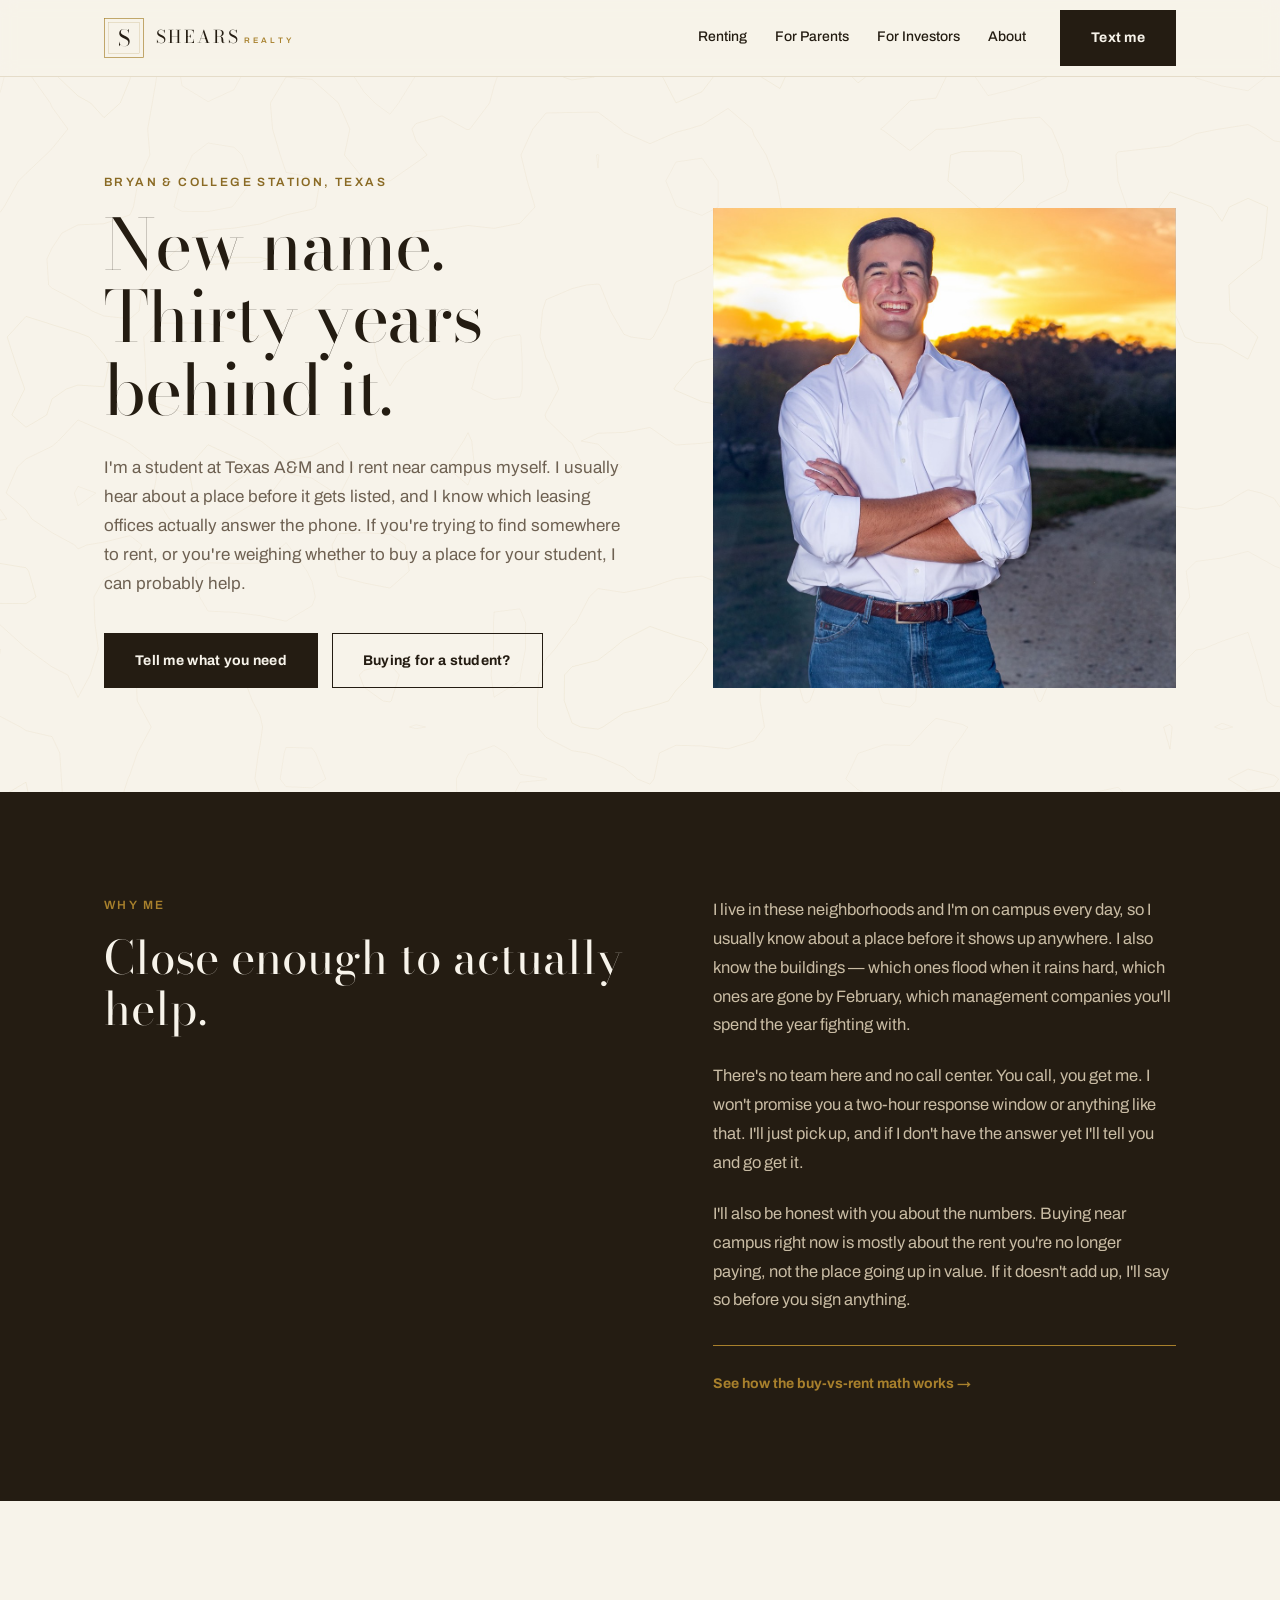
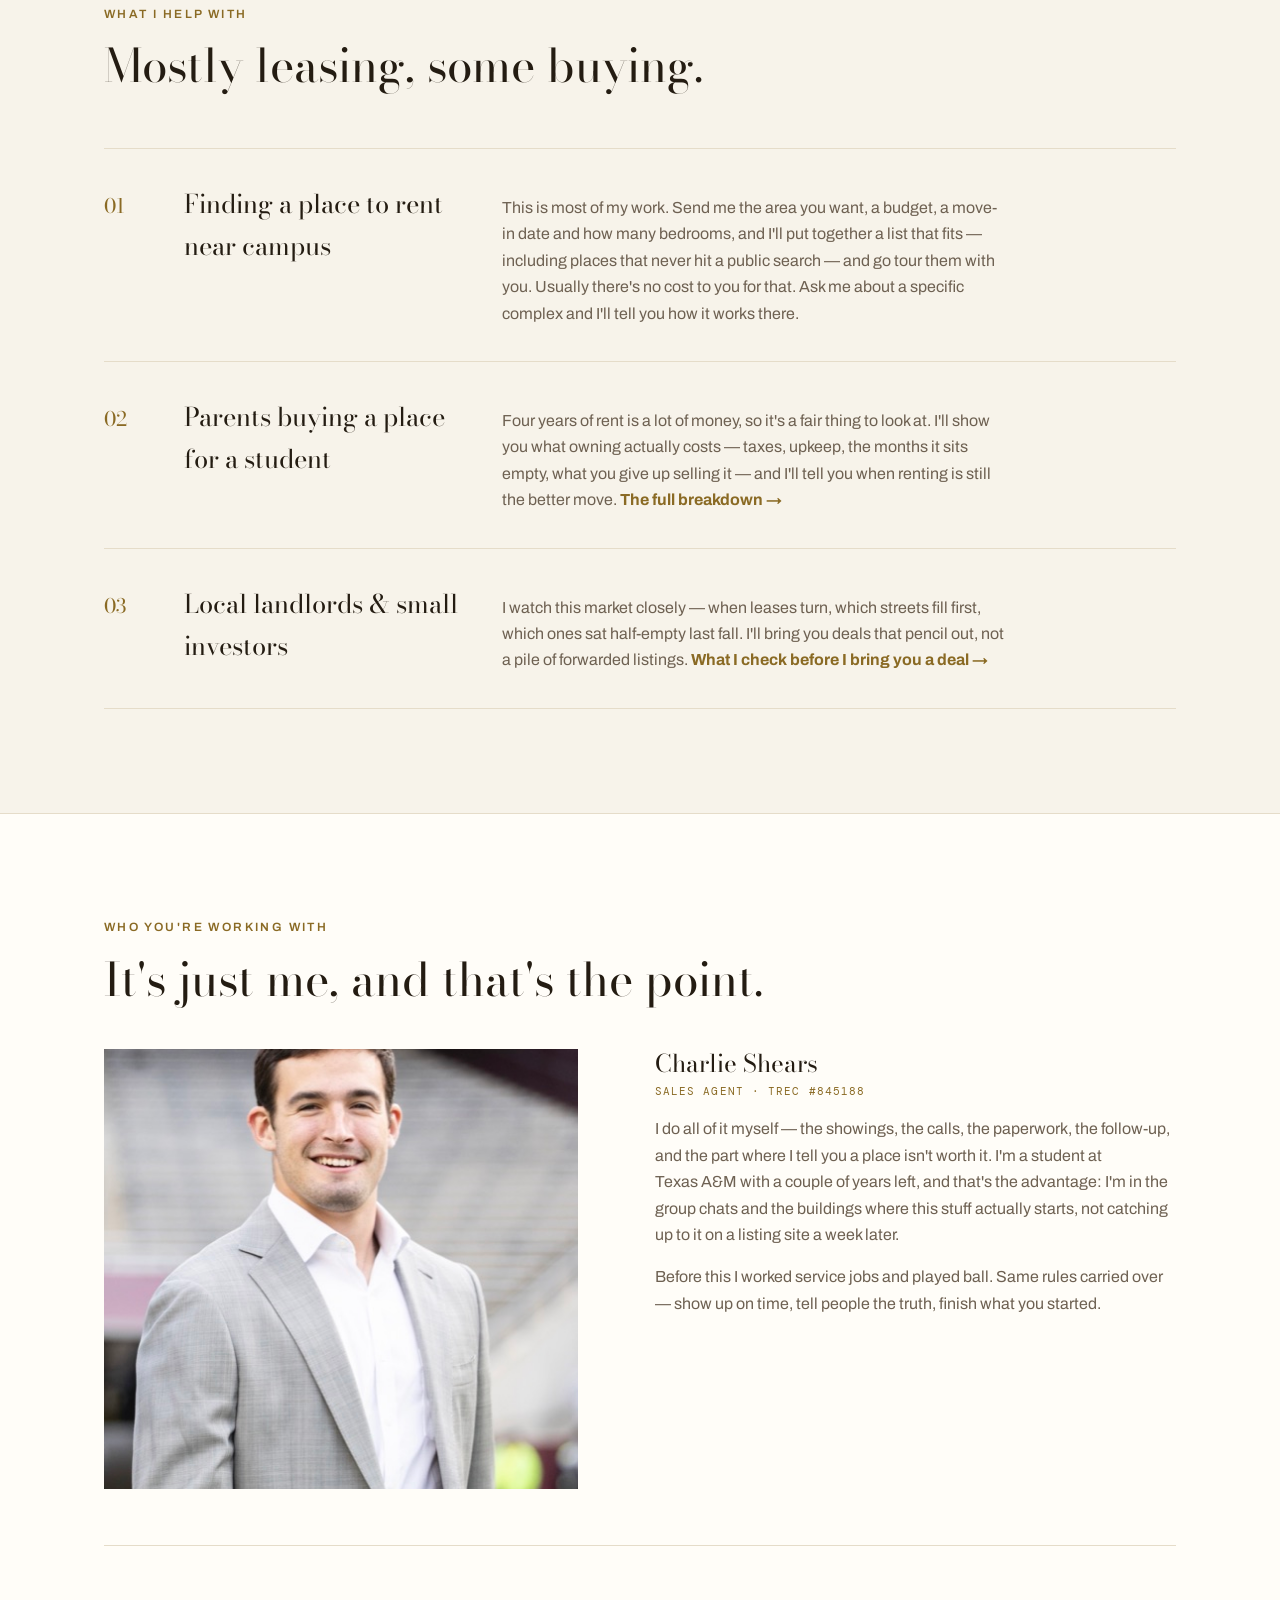
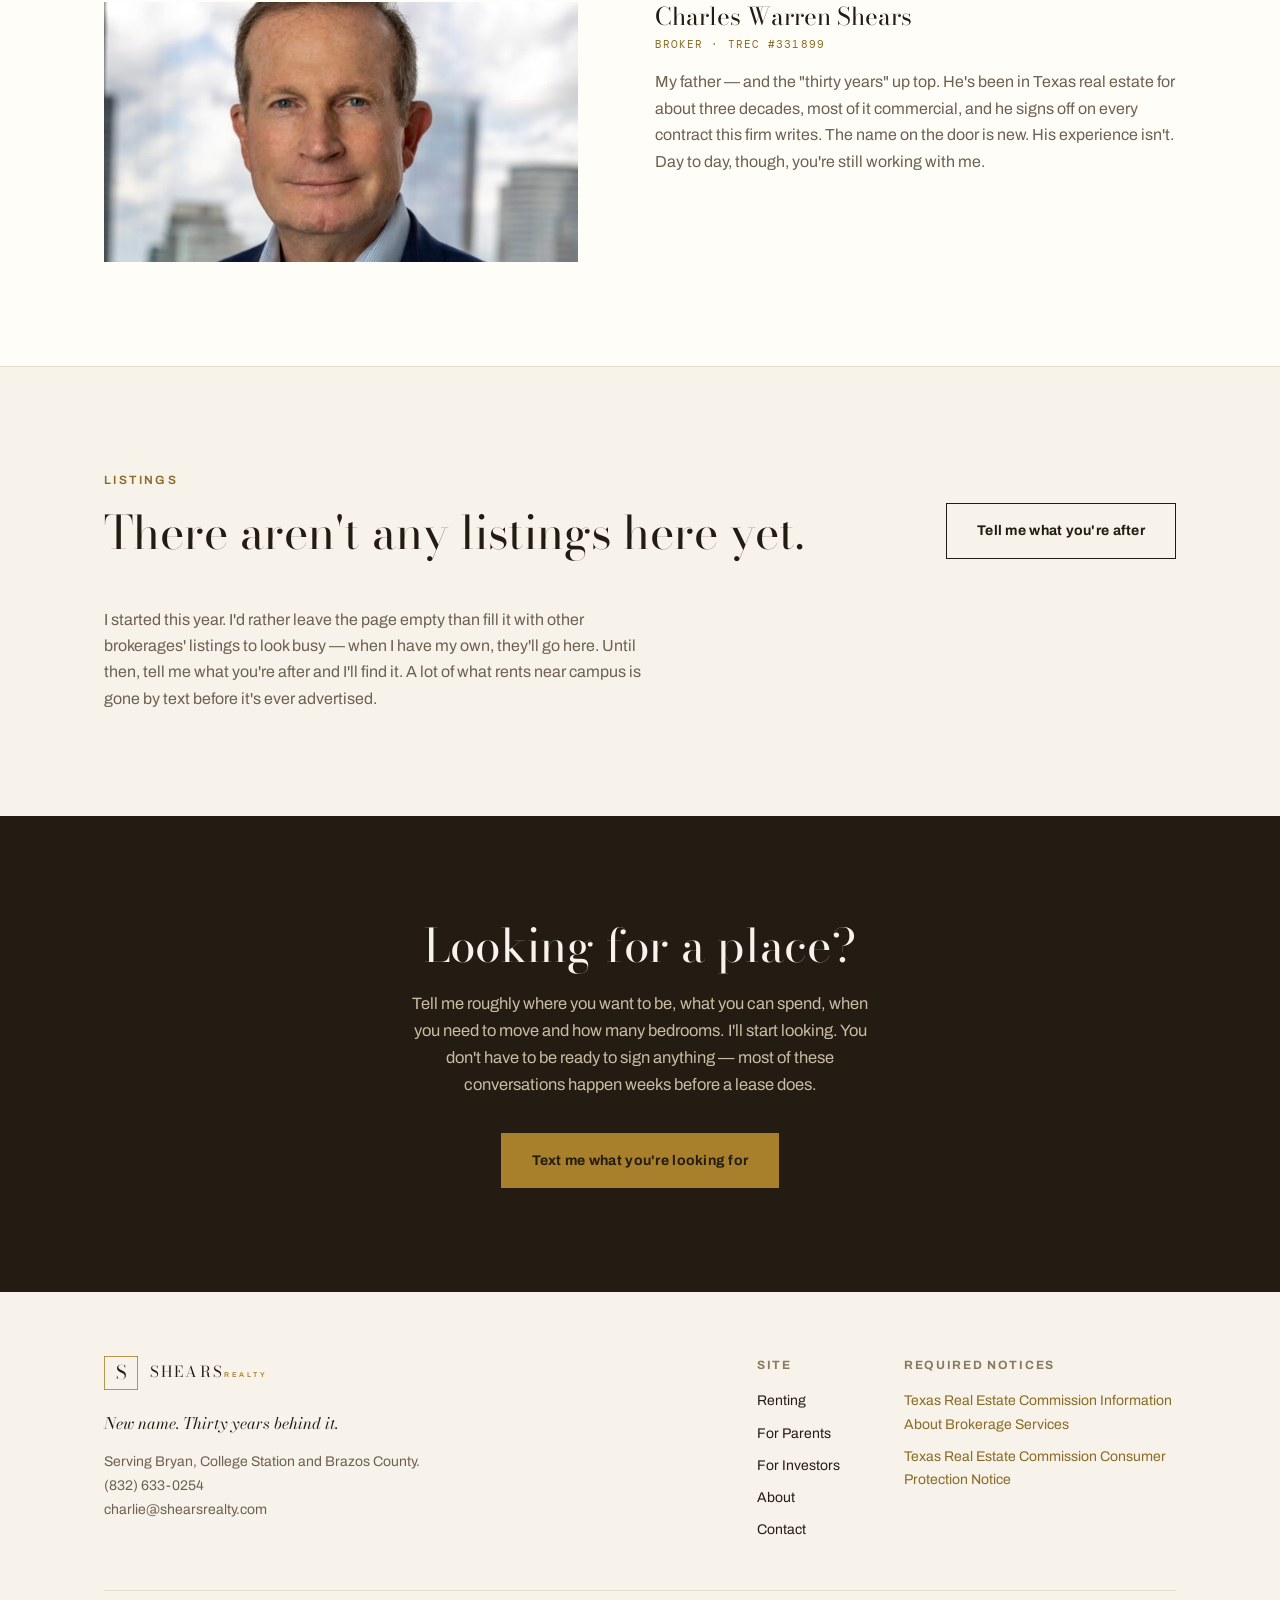
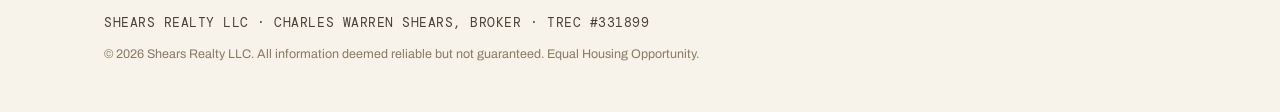
<file: index.html>
<!doctype html>
<html lang="en">
<head>
<meta charset="utf-8">
<meta name="viewport" content="width=device-width, initial-scale=1">
<title>Shears Realty LLC — Renting &amp; leasing near Texas A&amp;M</title>
<meta name="description" content="I'm a student at Texas A&amp;M who rents near campus and helps other people find places here — mostly leases, plus homes that parents buy for a student. Straight answers from someone who's living it.">
<link rel="canonical" href="https://shearsrealty.com/">
<meta name="theme-color" content="#F7F3EA">

<meta property="og:type" content="website">
<meta property="og:site_name" content="Shears Realty LLC">
<meta property="og:title" content="Shears Realty LLC — New name. Thirty years behind it.">
<meta property="og:description" content="Renting near Texas A&amp;M, from someone who's in the same buildings you are. Straight answers, and no call center to get through first.">
<meta property="og:url" content="https://shearsrealty.com/">
<meta property="og:image" content="https://shearsrealty.com/assets/img/og-image.png">
<meta property="og:image:width" content="1200">
<meta property="og:image:height" content="630">
<meta property="og:image:alt" content="Shears Realty LLC">
<meta name="twitter:card" content="summary_large_image">
<meta name="twitter:image" content="https://shearsrealty.com/assets/img/og-image.png">

<link rel="icon" href="assets/img/favicon.svg" type="image/svg+xml">
<link rel="preconnect" href="https://fonts.googleapis.com">
<link rel="preconnect" href="https://fonts.gstatic.com" crossorigin>
<link href="https://fonts.googleapis.com/css2?family=Bodoni+Moda:ital,opsz,wght@0,6..96,400;0,6..96,500;1,6..96,400&family=Archivo:wght@400;500;600;700&family=DM+Mono:wght@400;500&display=swap" rel="stylesheet">
<link rel="stylesheet" href="assets/css/site.css">
</head>
<body>
<a class="skip" href="#main">Skip to content</a>

<header class="site-header">
  <div class="wrap site-header__inner">
    <a class="brand" href="index.html" aria-label="Shears Realty LLC — home">
      <svg class="brand__mark" viewBox="0 0 84 84" fill="none" aria-hidden="true">
        <rect x="1" y="1" width="82" height="82" stroke="#A8802C" stroke-width="1.4"/>
        <rect x="9" y="9" width="66" height="66" stroke="#A8802C" stroke-width="0.7" opacity="0.55"/>
        <text x="42" y="58" text-anchor="middle" font-family="'Bodoni Moda', Georgia, serif" font-size="47" fill="#241C12">S</text>
      </svg>
      <span>
        <span class="brand__name">SHEARS</span>
        <span class="brand__sub">REALTY</span>
      </span>
    </a>

    <button class="nav-toggle" type="button" aria-expanded="false" aria-controls="primary-nav" aria-label="Open menu">
      <svg width="24" height="24" viewBox="0 0 24 24" fill="none" aria-hidden="true">
        <path d="M4 7h16M4 12h16M4 17h16" stroke="#241C12" stroke-width="1.6" stroke-linecap="round"/>
      </svg>
    </button>

    <nav class="nav" id="primary-nav" aria-label="Primary">
      <div class="nav__links">
        <a href="#help">Renting</a>
        <a href="for-parents.html">For Parents</a>
        <a href="for-investors.html">For Investors</a>
        <a href="#about">About</a>
      </div>
      <a href="contact.html" class="btn btn-dark">Text me</a>
    </nav>
  </div>
</header>

<main id="main">

  <!-- HERO -->
  <section class="hero">
    <canvas class="hero__bg" id="fractal" aria-hidden="true"></canvas>
    <div class="wrap hero__grid">
      <div>
        <p class="eyebrow">Bryan &amp; College Station, Texas</p>
        <h1 class="h-display">New name.<br>Thirty years<br>behind it.</h1>
        <p class="lede measure" style="margin-top:28px;">I'm a student at Texas&nbsp;A&amp;M and I rent near campus myself. I usually hear about a place before it gets listed, and I know which leasing offices actually answer the phone. If you're trying to find somewhere to rent, or you're weighing whether to buy a place for your student, I can probably help.</p>
        <div class="hero__actions">
          <a href="contact.html" class="btn btn-dark">Tell me what you need</a>
          <a href="for-parents.html" class="btn btn-ghost">Buying for a student?</a>
        </div>
      </div>
      <div class="hero__media">
        <div class="ph ph--tall ph--hero">
          <img src="assets/img/charlie-hero.jpg" alt="Charlie Shears outside near College Station, Texas" width="1040" height="1300">
        </div>
      </div>
    </div>
  </section>

  <!-- WHY ME -->
  <section class="section section--dark">
    <div class="wrap split split--wide-left">
      <div>
        <p class="eyebrow">Why me</p>
        <h2 class="h2">Close enough to actually help.</h2>
      </div>
      <div>
        <p style="color:var(--linen); font-size:16.5px; line-height:1.75; margin-bottom:22px;">I live in these neighborhoods and I'm on campus every day, so I usually know about a place before it shows up anywhere. I also know the buildings — which ones flood when it rains hard, which ones are gone by February, which management companies you'll spend the year fighting with.</p>
        <p style="color:var(--linen); font-size:16.5px; line-height:1.75; margin-bottom:22px;">There's no team here and no call center. You call, you get me. I won't promise you a two-hour response window or anything like that. I'll just pick up, and if I don't have the answer yet I'll tell you and go get it.</p>
        <p style="color:var(--linen); font-size:16.5px; line-height:1.75; margin-bottom:30px;">I'll also be honest with you about the numbers. Buying near campus right now is mostly about the rent you're no longer paying, not the place going up in value. If it doesn't add up, I'll say so before you sign anything.</p>
        <hr class="rule-brass" style="margin-bottom:24px;">
        <a class="link-brass" href="for-parents.html">See how the buy-vs-rent math works &rarr;</a>
      </div>
    </div>
  </section>

  <!-- WHAT I HELP WITH -->
  <section class="section" id="help">
    <div class="wrap">
      <p class="eyebrow">What I help with</p>
      <h2 class="h2">Mostly leasing, some buying.</h2>
      <div class="rows">
        <div class="rows__item">
          <span class="rows__num">01</span>
          <h3>Finding a place to rent near campus</h3>
          <p>This is most of my work. Send me the area you want, a budget, a move-in date and how many bedrooms, and I'll put together a list that fits — including places that never hit a public search — and go tour them with you. Usually there's no cost to you for that. Ask me about a specific complex and I'll tell you how it works there.</p>
        </div>
        <div class="rows__item">
          <span class="rows__num">02</span>
          <h3>Parents buying a place for a student</h3>
          <p>Four years of rent is a lot of money, so it's a fair thing to look at. I'll show you what owning actually costs — taxes, upkeep, the months it sits empty, what you give up selling it — and I'll tell you when renting is still the better move. <a class="link-brass" href="for-parents.html" style="font-size:inherit;">The full breakdown &rarr;</a></p>
        </div>
        <div class="rows__item">
          <span class="rows__num">03</span>
          <h3>Local landlords &amp; small investors</h3>
          <p>I watch this market closely — when leases turn, which streets fill first, which ones sat half-empty last fall. I'll bring you deals that pencil out, not a pile of forwarded listings. <a class="link-brass" href="for-investors.html" style="font-size:inherit;">What I check before I bring you a deal &rarr;</a></p>
        </div>
      </div>
    </div>
  </section>

  <!-- WHO / ABOUT -->
  <section class="section section--card" id="about">
    <div class="wrap">
      <p class="eyebrow">Who you're working with</p>
      <h2 class="h2" style="margin-bottom:clamp(28px,4vw,44px);">It's just me, and that's the point.</h2>
      <div class="split split--wide-right" style="align-items:start;">
        <div class="ph ph--tall" style="min-height:clamp(320px,42vw,440px);">
          <img src="assets/img/charlie.jpg" alt="Charlie Shears" width="478" height="900" style="object-position:center 6%;">
        </div>
        <div>
          <h3 class="h3" style="margin-bottom:4px;">Charlie Shears</h3>
          <p class="mono" style="font-size:11px; color:var(--brass-text); margin:0 0 16px;">SALES AGENT &middot; TREC #845188</p>
          <p style="margin:0 0 16px;">I do all of it myself — the showings, the calls, the paperwork, the follow-up, and the part where I tell you a place isn't worth it. I'm a student at Texas&nbsp;A&amp;M with a couple of years left, and that's the advantage: I'm in the group chats and the buildings where this stuff actually starts, not catching up to it on a listing site a week later.</p>
          <p style="margin:0;">Before this I worked service jobs and played ball. Same rules carried over — show up on time, tell people the truth, finish what you started.</p>
        </div>
      </div>

      <div class="split split--wide-right" style="align-items:start; margin-top:clamp(36px,5vw,56px); padding-top:clamp(36px,5vw,56px); border-top:1px solid var(--line);">
        <div class="ph ph--tall" style="min-height:clamp(200px,22vw,260px);">
          <img src="assets/img/charles.jpg" alt="Charles Warren Shears" width="600" height="900" style="object-position:center 15%;">
        </div>
        <div>
          <h3 class="h3" style="margin-bottom:4px;">Charles Warren Shears</h3>
          <p class="mono" style="font-size:11px; color:var(--brass-text); margin:0 0 16px;">BROKER &middot; TREC #331899</p>
          <p style="margin:0;">My father — and the "thirty years" up top. He's been in Texas real estate for about three decades, most of it commercial, and he signs off on every contract this firm writes. The name on the door is new. His experience isn't. Day to day, though, you're still working with me.</p>
        </div>
      </div>
    </div>
  </section>

  <!-- LISTINGS -->
  <section class="section" id="listings">
    <div class="wrap">
      <div class="listings__head">
        <div>
          <p class="eyebrow">Listings</p>
          <h2 class="h2">There aren't any listings here yet.</h2>
        </div>
        <a href="contact.html" class="btn btn-ghost">Tell me what you're after</a>
      </div>
      <p class="measure">I started this year. I'd rather leave the page empty than fill it with other brokerages' listings to look busy — when I have my own, they'll go here. Until then, tell me what you're after and I'll find it. A lot of what rents near campus is gone by text before it's ever advertised.</p>
    </div>
  </section>

  <!-- CTA -->
  <section class="section section--dark center">
    <div class="wrap">
      <h2 class="h2" style="margin-bottom:18px;">Looking for a place?</h2>
      <p style="color:var(--linen); font-size:16.5px; max-width:52ch; margin:0 auto 34px;">Tell me roughly where you want to be, what you can spend, when you need to move and how many bedrooms. I'll start looking. You don't have to be ready to sign anything — most of these conversations happen weeks before a lease does.</p>
      <a href="contact.html" class="btn btn-brass">Text me what you're looking for</a>
    </div>
  </section>

</main>

<footer class="site-footer">
  <div class="wrap">
    <div class="site-footer__top">
      <div>
        <a class="brand" href="index.html" aria-label="Shears Realty LLC — home" style="margin-bottom:20px;">
          <svg class="brand__mark" style="width:34px;height:34px;" viewBox="0 0 84 84" fill="none" aria-hidden="true">
            <rect x="1" y="1" width="82" height="82" stroke="#A8802C" stroke-width="2"/>
            <text x="42" y="58" text-anchor="middle" font-family="'Bodoni Moda', Georgia, serif" font-size="47" fill="#241C12">S</text>
          </svg>
          <span><span class="brand__name" style="font-size:.95rem;">SHEARS</span><span class="brand__sub" style="font-size:.44rem;">REALTY</span></span>
        </a>
        <p class="site-footer__tag">New name. Thirty years behind it.</p>
        <p class="site-footer__contact">
          Serving Bryan, College Station and Brazos County.<br>
          <a href="tel:+18326330254">(832) 633-0254</a><br>
          <a href="mailto:charlie@shearsrealty.com">charlie@shearsrealty.com</a>
        </p>
      </div>
      <div class="site-footer__cols">
        <div>
          <h4>Site</h4>
          <a href="#help">Renting</a>
          <a href="for-parents.html">For Parents</a>
          <a href="for-investors.html">For Investors</a>
          <a href="#about">About</a>
          <a href="contact.html">Contact</a>
        </div>
        <div>
          <h4>Required notices</h4>
          <a class="notice" href="/iabs.pdf" target="_blank" rel="noopener">Texas Real Estate Commission Information About Brokerage Services</a>
          <a class="notice" href="https://www.trec.texas.gov/forms/consumer-protection-notice" target="_blank" rel="noopener">Texas Real Estate Commission Consumer Protection Notice</a>
        </div>
      </div>
    </div>
  </div>
  <div class="wrap">
    <div class="site-footer__legal">
      <p class="disclosure">SHEARS REALTY LLC &middot; CHARLES WARREN SHEARS, BROKER &middot; TREC #331899</p>
      <p class="copyline">&copy; <span data-year>2026</span> Shears Realty LLC. All information deemed reliable but not guaranteed. Equal Housing Opportunity.</p>
    </div>
  </div>
</footer>

<script src="assets/js/site.js" defer></script>
</body>
</html>
</file>
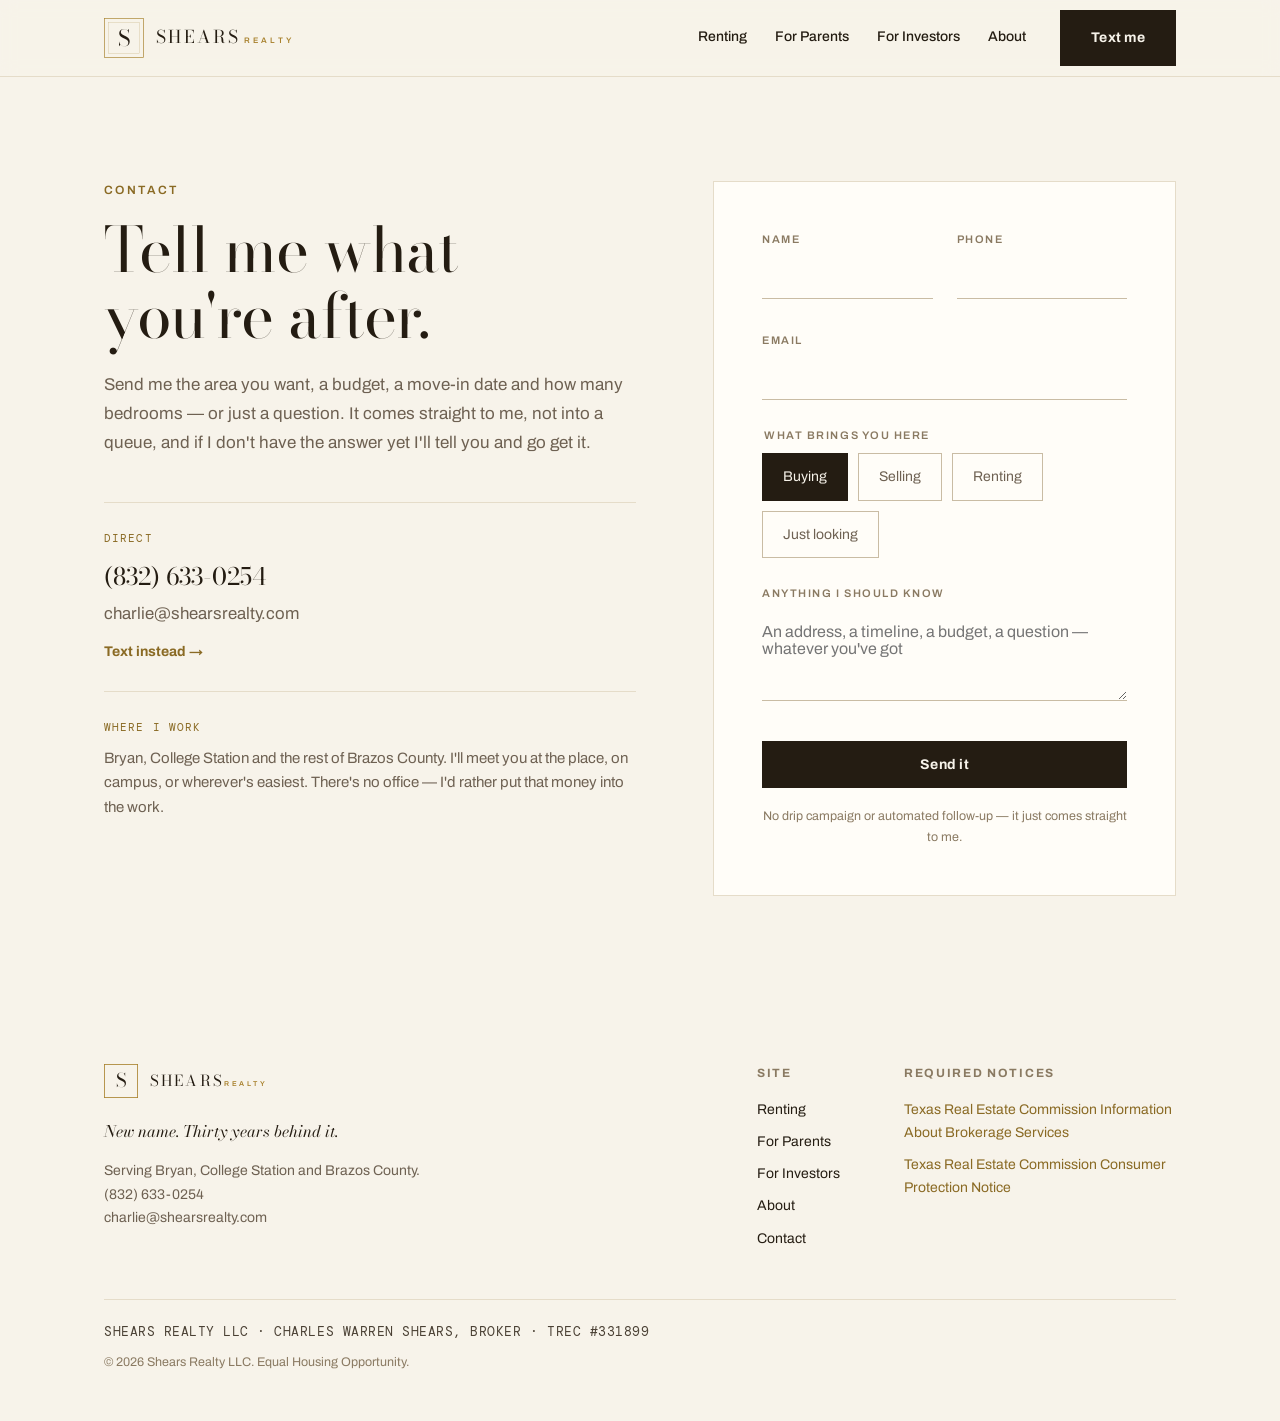
<file: contact.html>
<!doctype html>
<html lang="en">
<head>
<meta charset="utf-8">
<meta name="viewport" content="width=device-width, initial-scale=1">
<title>Contact — Shears Realty LLC</title>
<meta name="description" content="Tell me what you're looking for — the area, a budget, a move-in date, how many bedrooms. It comes to me directly rather than into a queue. Serving Bryan, College Station and Brazos County.">
<link rel="canonical" href="https://shearsrealty.com/contact.html">
<meta name="theme-color" content="#F7F3EA">

<meta property="og:type" content="website">
<meta property="og:site_name" content="Shears Realty LLC">
<meta property="og:title" content="Contact — Shears Realty LLC">
<meta property="og:description" content="Tell me what you're looking for. It reaches me, not a queue.">
<meta property="og:url" content="https://shearsrealty.com/contact.html">
<meta property="og:image" content="https://shearsrealty.com/assets/img/og-image.png">
<meta property="og:image:width" content="1200">
<meta property="og:image:height" content="630">
<meta property="og:image:alt" content="Shears Realty LLC">
<meta name="twitter:card" content="summary_large_image">
<meta name="twitter:image" content="https://shearsrealty.com/assets/img/og-image.png">

<link rel="icon" href="assets/img/favicon.svg" type="image/svg+xml">
<link rel="preconnect" href="https://fonts.googleapis.com">
<link rel="preconnect" href="https://fonts.gstatic.com" crossorigin>
<link href="https://fonts.googleapis.com/css2?family=Bodoni+Moda:ital,opsz,wght@0,6..96,400;0,6..96,500;1,6..96,400&family=Archivo:wght@400;500;600;700&family=DM+Mono:wght@400;500&display=swap" rel="stylesheet">
<link rel="stylesheet" href="assets/css/site.css">
</head>
<body>
<a class="skip" href="#main">Skip to content</a>

<header class="site-header">
  <div class="wrap site-header__inner">
    <a class="brand" href="index.html" aria-label="Shears Realty LLC — home">
      <svg class="brand__mark" viewBox="0 0 84 84" fill="none" aria-hidden="true">
        <rect x="1" y="1" width="82" height="82" stroke="#A8802C" stroke-width="1.4"/>
        <rect x="9" y="9" width="66" height="66" stroke="#A8802C" stroke-width="0.7" opacity="0.55"/>
        <text x="42" y="58" text-anchor="middle" font-family="'Bodoni Moda', Georgia, serif" font-size="47" fill="#241C12">S</text>
      </svg>
      <span>
        <span class="brand__name">SHEARS</span>
        <span class="brand__sub">REALTY</span>
      </span>
    </a>

    <button class="nav-toggle" type="button" aria-expanded="false" aria-controls="primary-nav" aria-label="Open menu">
      <svg width="24" height="24" viewBox="0 0 24 24" fill="none" aria-hidden="true">
        <path d="M4 7h16M4 12h16M4 17h16" stroke="#241C12" stroke-width="1.6" stroke-linecap="round"/>
      </svg>
    </button>

    <nav class="nav" id="primary-nav" aria-label="Primary">
      <div class="nav__links">
        <a href="index.html#help">Renting</a>
        <a href="for-parents.html">For Parents</a>
        <a href="for-investors.html">For Investors</a>
        <a href="index.html#about">About</a>
      </div>
      <a href="contact.html" class="btn btn-dark" aria-current="page">Text me</a>
    </nav>
  </div>
</header>

<main id="main">
  <section class="section">
    <div class="wrap split split--wide-left" style="align-items:start;">

      <div>
        <p class="eyebrow">Contact</p>
        <h1 class="h1">Tell me what<br>you're after.</h1>
        <p class="lede measure" style="margin:22px 0 clamp(32px,5vw,44px);">Send me the area you want, a budget, a move-in date and how many bedrooms — or just a question. It comes straight to me, not into a queue, and if I don't have the answer yet I'll tell you and go get it.</p>

        <div class="contact-block">
          <p class="contact-block__label">DIRECT</p>
          <p class="contact-block__big"><a href="tel:+18326330254">(832) 633-0254</a></p>
          <p style="font-size:1.05rem; color:var(--stone); margin:0 0 10px;"><a href="mailto:charlie@shearsrealty.com">charlie@shearsrealty.com</a></p>
          <a class="link-brass" href="sms:+18326330254">Text instead &rarr;</a>
        </div>
        <div class="contact-block">
          <p class="contact-block__label">WHERE I WORK</p>
          <p style="font-size:15px; margin:0;">Bryan, College Station and the rest of Brazos County. I'll meet you at the place, on campus, or wherever's easiest. There's no office — I'd rather put that money into the work.</p>
        </div>
      </div>

      <!--
        FORM: posts to Formspree form "Shears Realty Website" (xljeapqz),
        delivering to charlie@shearsrealty.com. Success redirects to
        thanks.html via the hidden _next field. The site.js mailto fallback
        auto-disables now that a real form ID is set.
      -->
      <form class="form-card"
            action="https://formspree.io/f/xljeapqz"
            method="POST">

        <input type="hidden" name="_subject" value="New enquiry from shearsrealty.com">
        <input type="hidden" name="_next" value="https://shearsrealty.com/thanks.html">
        <!-- honeypot: real people leave this empty -->
        <p style="position:absolute;left:-9999px;" aria-hidden="true">
          <label>Leave this field empty<input type="text" name="_gotcha" tabindex="-1" autocomplete="off"></label>
        </p>

        <div class="field-row">
          <div class="field">
            <label for="name">Name</label>
            <input type="text" id="name" name="name" autocomplete="name" required>
          </div>
          <div class="field">
            <label for="phone">Phone</label>
            <input type="tel" id="phone" name="phone" autocomplete="tel">
          </div>
        </div>

        <div class="field">
          <label for="email">Email</label>
          <input type="email" id="email" name="email" autocomplete="email" required>
        </div>

        <fieldset>
          <legend class="fieldset-label">What brings you here</legend>
          <div class="chipset">
            <label class="chip"><input type="radio" name="reason" value="Buying" checked> Buying</label>
            <label class="chip"><input type="radio" name="reason" value="Selling"> Selling</label>
            <label class="chip"><input type="radio" name="reason" value="Renting"> Renting</label>
            <label class="chip"><input type="radio" name="reason" value="Just looking"> Just looking</label>
          </div>
        </fieldset>

        <div class="field">
          <label for="message">Anything I should know</label>
          <textarea id="message" name="message" placeholder="An address, a timeline, a budget, a question — whatever you've got"></textarea>
        </div>

        <button type="submit" class="btn btn-dark btn-block">Send it</button>
        <p class="form-fineprint">No drip campaign or automated follow-up — it just comes straight to me.</p>
      </form>

    </div>
  </section>
</main>

<footer class="site-footer">
  <div class="wrap">
    <div class="site-footer__top">
      <div>
        <a class="brand" href="index.html" aria-label="Shears Realty LLC — home" style="margin-bottom:20px;">
          <svg class="brand__mark" style="width:34px;height:34px;" viewBox="0 0 84 84" fill="none" aria-hidden="true">
            <rect x="1" y="1" width="82" height="82" stroke="#A8802C" stroke-width="2"/>
            <text x="42" y="58" text-anchor="middle" font-family="'Bodoni Moda', Georgia, serif" font-size="47" fill="#241C12">S</text>
          </svg>
          <span><span class="brand__name" style="font-size:.95rem;">SHEARS</span><span class="brand__sub" style="font-size:.44rem;">REALTY</span></span>
        </a>
        <p class="site-footer__tag">New name. Thirty years behind it.</p>
        <p class="site-footer__contact">
          Serving Bryan, College Station and Brazos County.<br>
          <a href="tel:+18326330254">(832) 633-0254</a><br>
          <a href="mailto:charlie@shearsrealty.com">charlie@shearsrealty.com</a>
        </p>
      </div>
      <div class="site-footer__cols">
        <div>
          <h4>Site</h4>
          <a href="index.html#help">Renting</a>
          <a href="for-parents.html">For Parents</a>
          <a href="for-investors.html">For Investors</a>
          <a href="index.html#about">About</a>
          <a href="contact.html">Contact</a>
        </div>
        <div>
          <h4>Required notices</h4>
          <a class="notice" href="/iabs.pdf" target="_blank" rel="noopener">Texas Real Estate Commission Information About Brokerage Services</a>
          <a class="notice" href="https://www.trec.texas.gov/forms/consumer-protection-notice" target="_blank" rel="noopener">Texas Real Estate Commission Consumer Protection Notice</a>
        </div>
      </div>
    </div>
  </div>
  <div class="wrap">
    <div class="site-footer__legal">
      <p class="disclosure">SHEARS REALTY LLC &middot; CHARLES WARREN SHEARS, BROKER &middot; TREC #331899</p>
      <p class="copyline">&copy; <span data-year>2026</span> Shears Realty LLC. Equal Housing Opportunity.</p>
    </div>
  </div>
</footer>

<script src="assets/js/site.js" defer></script>
</body>
</html>
</file>
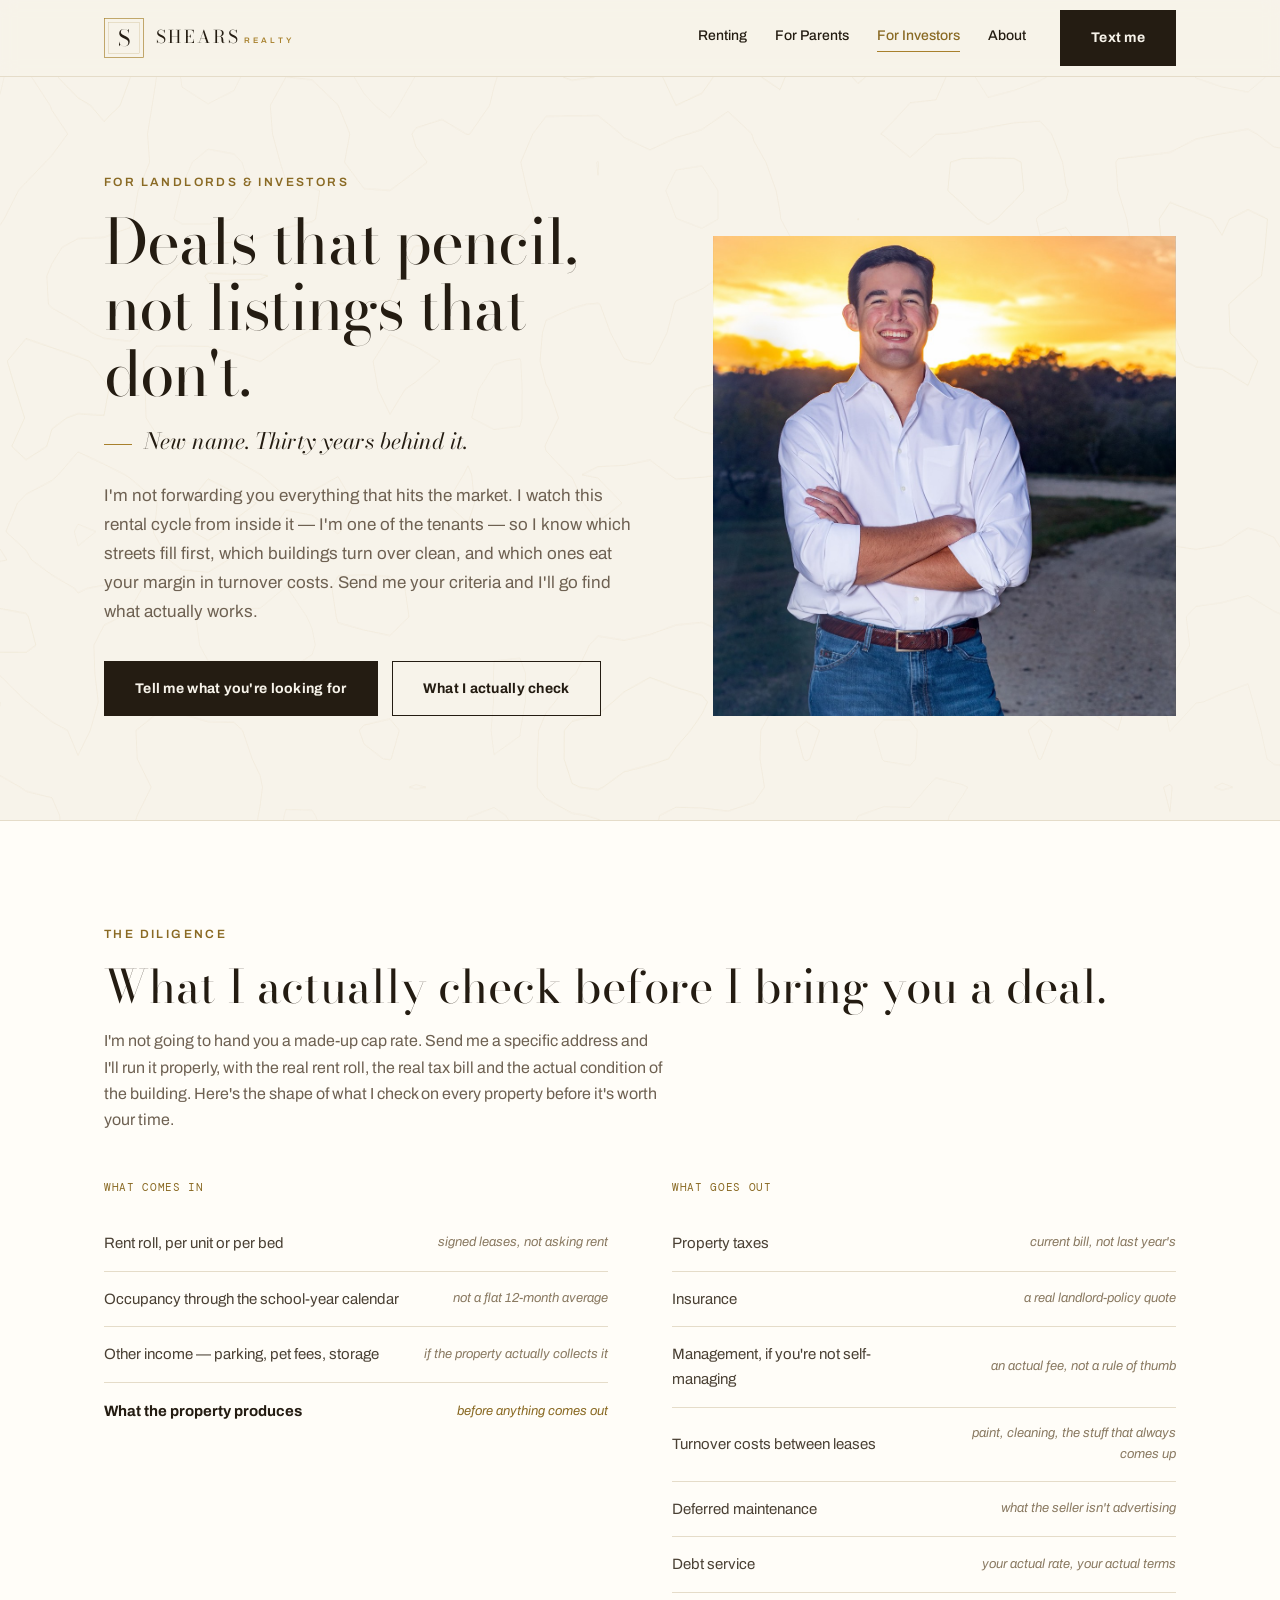
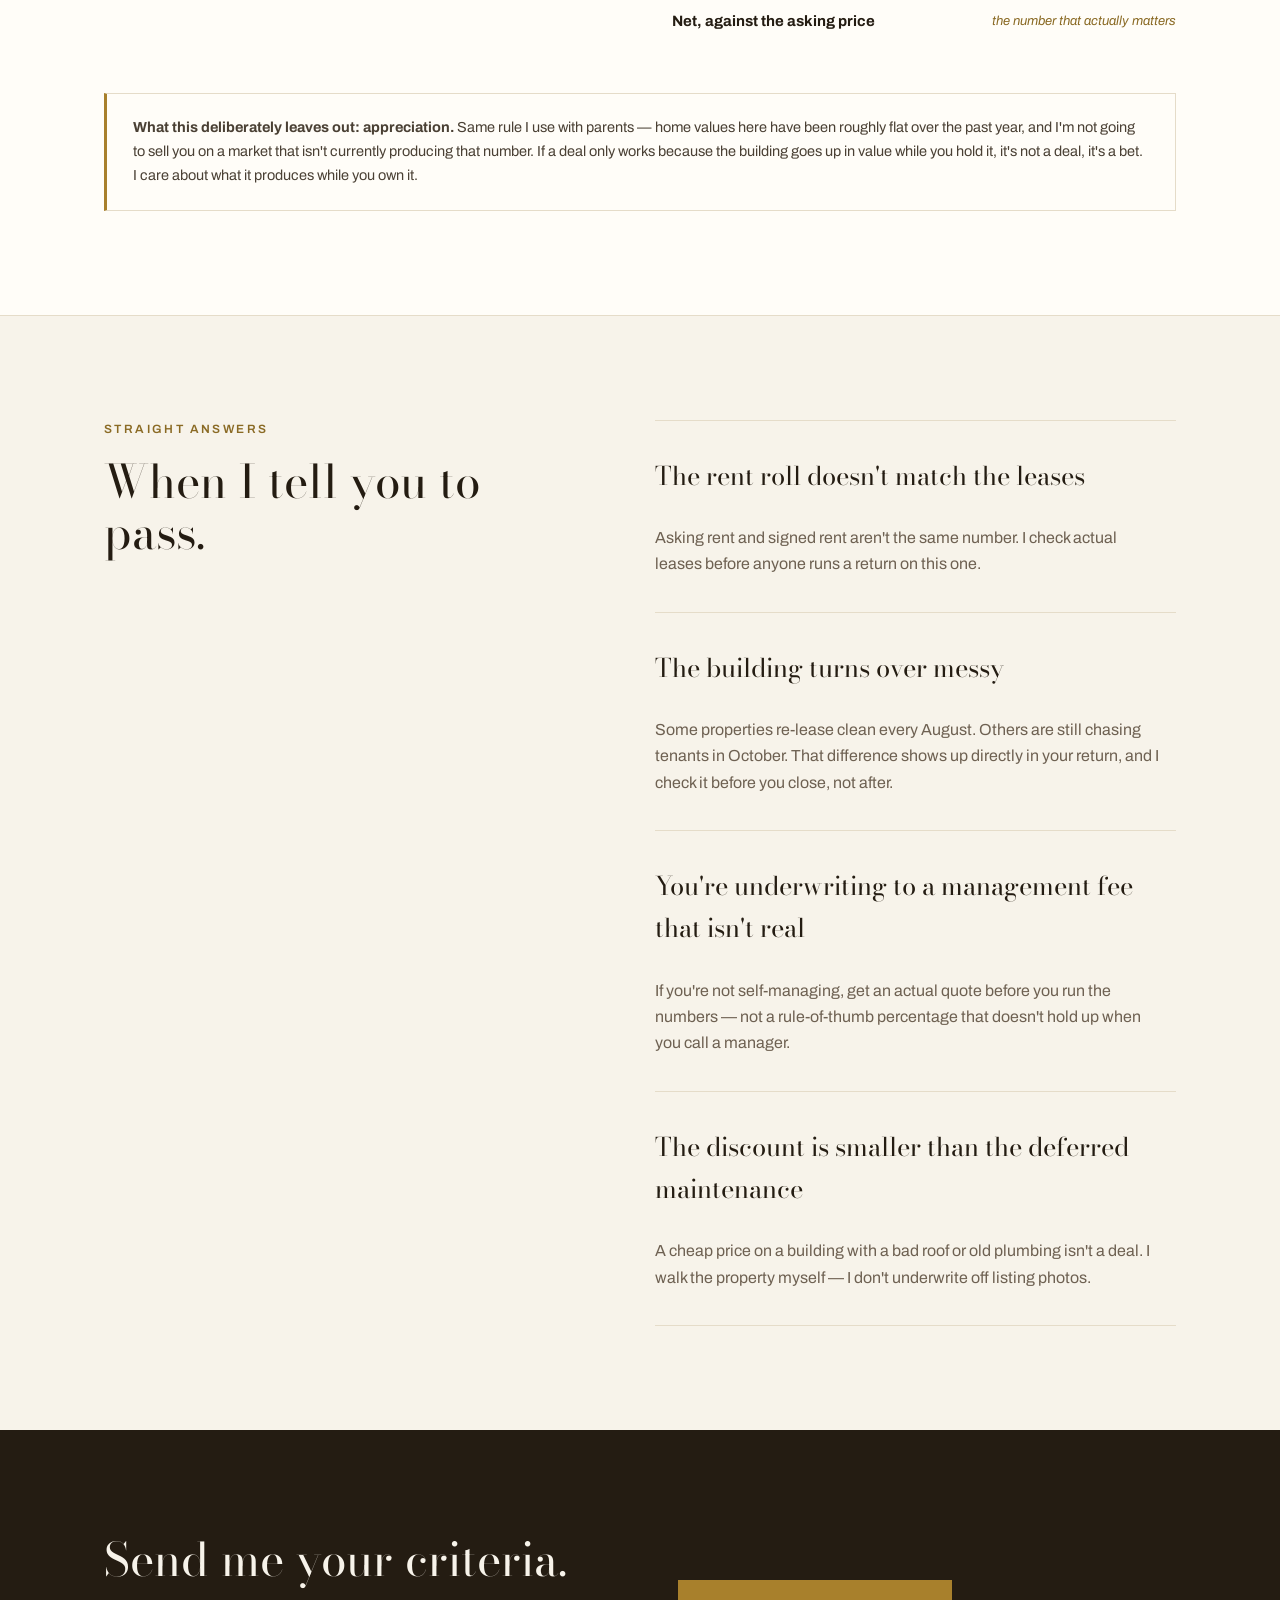
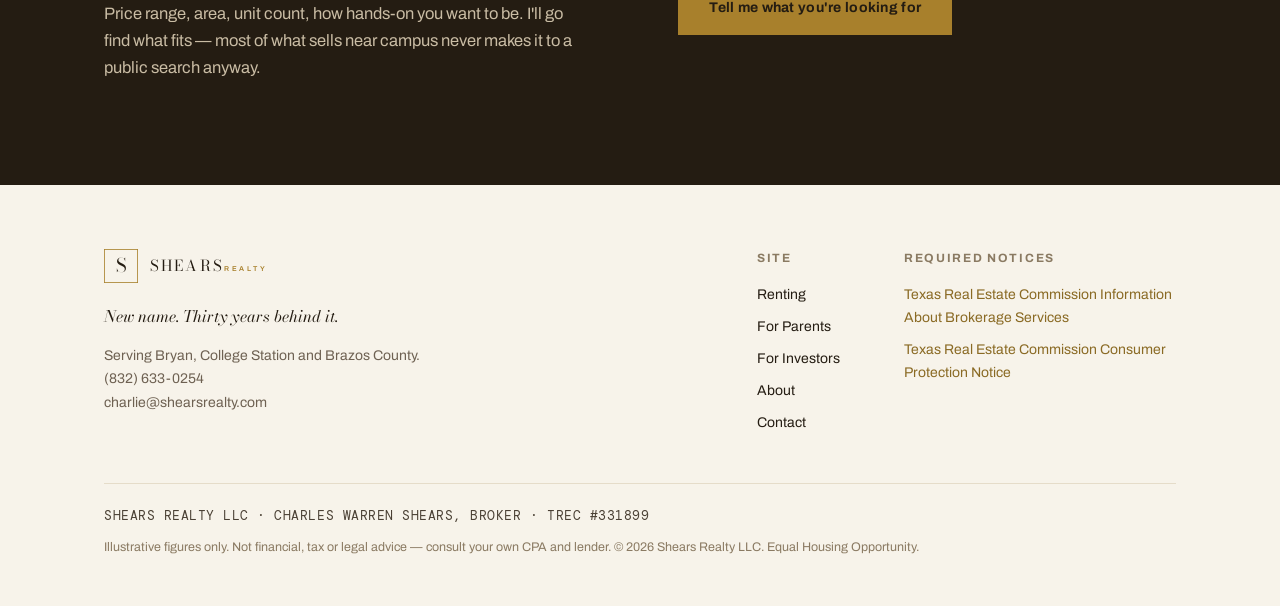
<file: for-investors.html>
<!doctype html>
<html lang="en">
<head>
<meta charset="utf-8">
<meta name="viewport" content="width=device-width, initial-scale=1">
<title>For Investors — Shears Realty LLC</title>
<meta name="description" content="What I actually check before I bring an investor a student-rental deal near Texas A&amp;M — the income, the costs, and the conditions where I tell people to pass.">
<link rel="canonical" href="https://shearsrealty.com/for-investors.html">
<meta name="theme-color" content="#F7F3EA">

<meta property="og:type" content="article">
<meta property="og:site_name" content="Shears Realty LLC">
<meta property="og:title" content="For Investors — Deals that pencil, not listings that don't.">
<meta property="og:description" content="What I actually check before I bring an investor a deal near campus, and when I tell people to pass.">
<meta property="og:url" content="https://shearsrealty.com/for-investors.html">
<meta property="og:image" content="https://shearsrealty.com/assets/img/og-image.png">
<meta property="og:image:width" content="1200">
<meta property="og:image:height" content="630">
<meta property="og:image:alt" content="Shears Realty LLC">
<meta name="twitter:card" content="summary_large_image">
<meta name="twitter:image" content="https://shearsrealty.com/assets/img/og-image.png">

<link rel="icon" href="assets/img/favicon.svg" type="image/svg+xml">
<link rel="preconnect" href="https://fonts.googleapis.com">
<link rel="preconnect" href="https://fonts.gstatic.com" crossorigin>
<link href="https://fonts.googleapis.com/css2?family=Bodoni+Moda:ital,opsz,wght@0,6..96,400;0,6..96,500;1,6..96,400&family=Archivo:wght@400;500;600;700&family=DM+Mono:wght@400;500&display=swap" rel="stylesheet">
<link rel="stylesheet" href="assets/css/site.css">
</head>
<body>
<a class="skip" href="#main">Skip to content</a>

<header class="site-header">
  <div class="wrap site-header__inner">
    <a class="brand" href="index.html" aria-label="Shears Realty LLC — home">
      <svg class="brand__mark" viewBox="0 0 84 84" fill="none" aria-hidden="true">
        <rect x="1" y="1" width="82" height="82" stroke="#A8802C" stroke-width="1.4"/>
        <rect x="9" y="9" width="66" height="66" stroke="#A8802C" stroke-width="0.7" opacity="0.55"/>
        <text x="42" y="58" text-anchor="middle" font-family="'Bodoni Moda', Georgia, serif" font-size="47" fill="#241C12">S</text>
      </svg>
      <span>
        <span class="brand__name">SHEARS</span>
        <span class="brand__sub">REALTY</span>
      </span>
    </a>

    <button class="nav-toggle" type="button" aria-expanded="false" aria-controls="primary-nav" aria-label="Open menu">
      <svg width="24" height="24" viewBox="0 0 24 24" fill="none" aria-hidden="true">
        <path d="M4 7h16M4 12h16M4 17h16" stroke="#241C12" stroke-width="1.6" stroke-linecap="round"/>
      </svg>
    </button>

    <nav class="nav" id="primary-nav" aria-label="Primary">
      <div class="nav__links">
        <a href="index.html#help">Renting</a>
        <a href="for-parents.html">For Parents</a>
        <a href="for-investors.html" aria-current="page">For Investors</a>
        <a href="index.html#about">About</a>
      </div>
      <a href="contact.html" class="btn btn-dark">Text me</a>
    </nav>
  </div>
</header>

<main id="main">

  <!-- HERO -->
  <section class="hero">
    <canvas class="hero__bg" id="fractal" aria-hidden="true"></canvas>
    <div class="wrap hero__grid">
      <div>
        <p class="eyebrow">For landlords &amp; investors</p>
        <h1 class="h1">Deals that pencil,<br>not listings that don't.</h1>
        <p class="hero__tag">New name. Thirty years behind it.</p>
        <p class="lede measure" style="margin-top:22px;">I'm not forwarding you everything that hits the market. I watch this rental cycle from inside it — I'm one of the tenants — so I know which streets fill first, which buildings turn over clean, and which ones eat your margin in turnover costs. Send me your criteria and I'll go find what actually works.</p>
        <div class="hero__actions">
          <a href="contact.html" class="btn btn-dark">Tell me what you're looking for</a>
          <a href="#diligence" class="btn btn-ghost">What I actually check</a>
        </div>
      </div>
      <div class="hero__media">
        <div class="ph ph--tall ph--hero">
          <img src="assets/img/charlie-hero.jpg" alt="Charlie Shears outside near College Station, Texas" width="1040" height="1300">
        </div>
      </div>
    </div>
  </section>

  <!-- THE DILIGENCE -->
  <section class="section section--card" id="diligence">
    <div class="wrap">
      <p class="eyebrow">The diligence</p>
      <h2 class="h2">What I actually check before I bring you a deal.</h2>
      <p class="measure" style="margin:16px 0 clamp(28px,4vw,44px);">I'm not going to hand you a made-up cap rate. Send me a specific address and I'll run it properly, with the real rent roll, the real tax bill and the actual condition of the building. Here's the shape of what I check on every property before it's worth your time.</p>

      <div class="compare">
        <div>
          <p class="compare__label">WHAT COMES IN</p>
          <table class="ledger">
            <tbody>
              <tr><td>Rent roll, per unit or per bed</td><td class="note">signed leases, not asking rent</td></tr>
              <tr><td>Occupancy through the school-year calendar</td><td class="note">not a flat 12-month average</td></tr>
              <tr><td>Other income — parking, pet fees, storage</td><td class="note">if the property actually collects it</td></tr>
              <tr class="total"><td>What the property produces</td><td class="note">before anything comes out</td></tr>
            </tbody>
          </table>
        </div>
        <div>
          <p class="compare__label">WHAT GOES OUT</p>
          <table class="ledger">
            <tbody>
              <tr><td>Property taxes</td><td class="note">current bill, not last year's</td></tr>
              <tr><td>Insurance</td><td class="note">a real landlord-policy quote</td></tr>
              <tr><td>Management, if you're not self-managing</td><td class="note">an actual fee, not a rule of thumb</td></tr>
              <tr><td>Turnover costs between leases</td><td class="note">paint, cleaning, the stuff that always comes up</td></tr>
              <tr><td>Deferred maintenance</td><td class="note">what the seller isn't advertising</td></tr>
              <tr><td>Debt service</td><td class="note">your actual rate, your actual terms</td></tr>
              <tr class="total"><td>Net, against the asking price</td><td class="note">the number that actually matters</td></tr>
            </tbody>
          </table>
        </div>
      </div>

      <div class="callout" style="margin-top:clamp(32px,4vw,44px);">
        <p><strong>What this deliberately leaves out: appreciation.</strong> Same rule I use with parents — home values here have been roughly flat over the past year, and I'm not going to sell you on a market that isn't currently producing that number. If a deal only works because the building goes up in value while you hold it, it's not a deal, it's a bet. I care about what it produces while you own it.</p>
      </div>
    </div>
  </section>

  <!-- WHEN I TELL INVESTORS TO PASS -->
  <section class="section">
    <div class="wrap split split--wide-right">
      <div>
        <p class="eyebrow">Straight answers</p>
        <h2 class="h2">When I tell you to pass.</h2>
      </div>
      <div class="rows" style="margin-top:0;">
        <div class="rows__item" style="grid-template-columns:1fr;">
          <h3 style="grid-column:1;">The rent roll doesn't match the leases</h3>
          <p style="grid-column:1;">Asking rent and signed rent aren't the same number. I check actual leases before anyone runs a return on this one.</p>
        </div>
        <div class="rows__item" style="grid-template-columns:1fr;">
          <h3 style="grid-column:1;">The building turns over messy</h3>
          <p style="grid-column:1;">Some properties re-lease clean every August. Others are still chasing tenants in October. That difference shows up directly in your return, and I check it before you close, not after.</p>
        </div>
        <div class="rows__item" style="grid-template-columns:1fr;">
          <h3 style="grid-column:1;">You're underwriting to a management fee that isn't real</h3>
          <p style="grid-column:1;">If you're not self-managing, get an actual quote before you run the numbers — not a rule-of-thumb percentage that doesn't hold up when you call a manager.</p>
        </div>
        <div class="rows__item" style="grid-template-columns:1fr;">
          <h3 style="grid-column:1;">The discount is smaller than the deferred maintenance</h3>
          <p style="grid-column:1;">A cheap price on a building with a bad roof or old plumbing isn't a deal. I walk the property myself — I don't underwrite off listing photos.</p>
        </div>
      </div>
    </div>
  </section>

  <!-- CTA -->
  <section class="section section--dark">
    <div class="wrap split" style="align-items:center;">
      <div>
        <h2 class="h2" style="margin-bottom:14px;">Send me your criteria.</h2>
        <p style="color:var(--linen); font-size:16.5px; max-width:52ch;">Price range, area, unit count, how hands-on you want to be. I'll go find what fits — most of what sells near campus never makes it to a public search anyway.</p>
      </div>
      <div>
        <a href="contact.html" class="btn btn-brass">Tell me what you're looking for</a>
      </div>
    </div>
  </section>

</main>

<footer class="site-footer">
  <div class="wrap">
    <div class="site-footer__top">
      <div>
        <a class="brand" href="index.html" aria-label="Shears Realty LLC — home" style="margin-bottom:20px;">
          <svg class="brand__mark" style="width:34px;height:34px;" viewBox="0 0 84 84" fill="none" aria-hidden="true">
            <rect x="1" y="1" width="82" height="82" stroke="#A8802C" stroke-width="2"/>
            <text x="42" y="58" text-anchor="middle" font-family="'Bodoni Moda', Georgia, serif" font-size="47" fill="#241C12">S</text>
          </svg>
          <span><span class="brand__name" style="font-size:.95rem;">SHEARS</span><span class="brand__sub" style="font-size:.44rem;">REALTY</span></span>
        </a>
        <p class="site-footer__tag">New name. Thirty years behind it.</p>
        <p class="site-footer__contact">
          Serving Bryan, College Station and Brazos County.<br>
          <a href="tel:+18326330254">(832) 633-0254</a><br>
          <a href="mailto:charlie@shearsrealty.com">charlie@shearsrealty.com</a>
        </p>
      </div>
      <div class="site-footer__cols">
        <div>
          <h4>Site</h4>
          <a href="index.html#help">Renting</a>
          <a href="for-parents.html">For Parents</a>
          <a href="for-investors.html">For Investors</a>
          <a href="index.html#about">About</a>
          <a href="contact.html">Contact</a>
        </div>
        <div>
          <h4>Required notices</h4>
          <a class="notice" href="/iabs.pdf" target="_blank" rel="noopener">Texas Real Estate Commission Information About Brokerage Services</a>
          <a class="notice" href="https://www.trec.texas.gov/forms/consumer-protection-notice" target="_blank" rel="noopener">Texas Real Estate Commission Consumer Protection Notice</a>
        </div>
      </div>
    </div>
  </div>
  <div class="wrap">
    <div class="site-footer__legal">
      <p class="disclosure">SHEARS REALTY LLC &middot; CHARLES WARREN SHEARS, BROKER &middot; TREC #331899</p>
      <p class="copyline">Illustrative figures only. Not financial, tax or legal advice — consult your own CPA and lender. &copy; <span data-year>2026</span> Shears Realty LLC. Equal Housing Opportunity.</p>
    </div>
  </div>
</footer>

<script src="assets/js/site.js" defer></script>
</body>
</html>
</file>
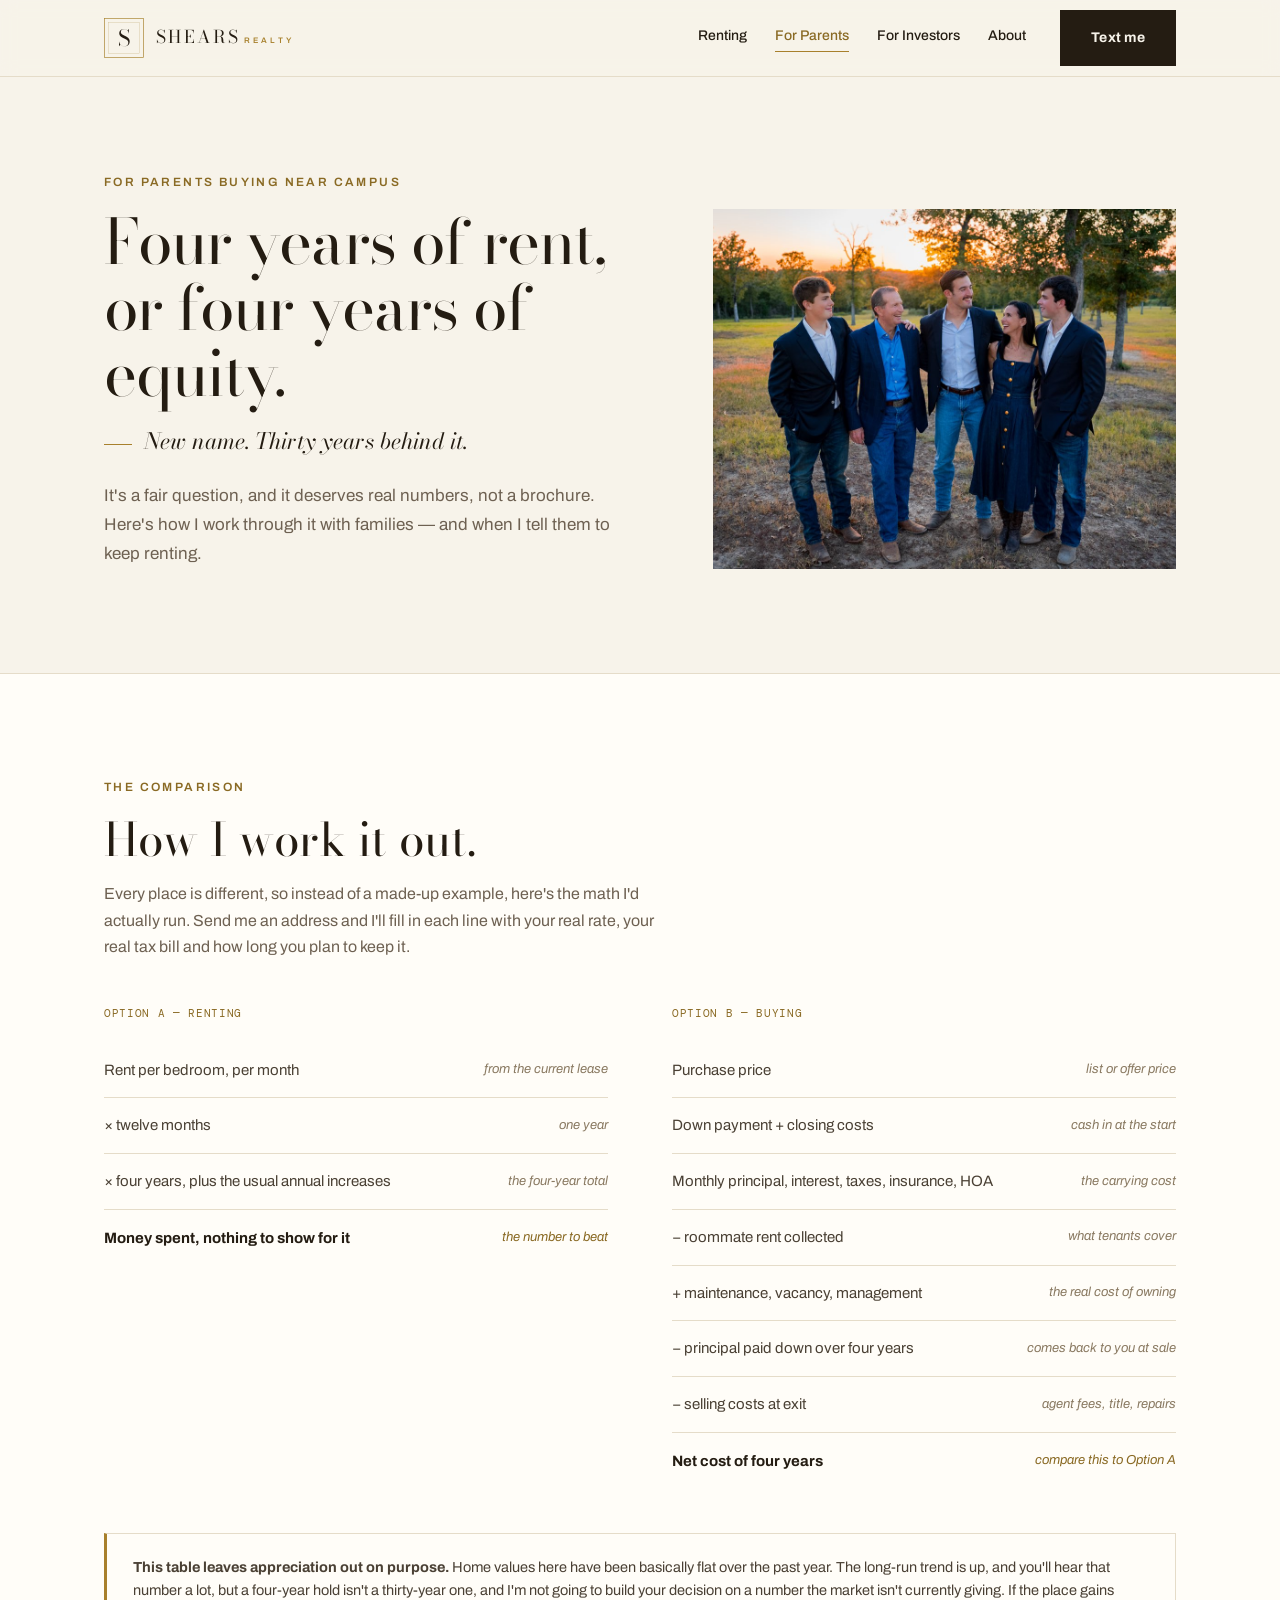
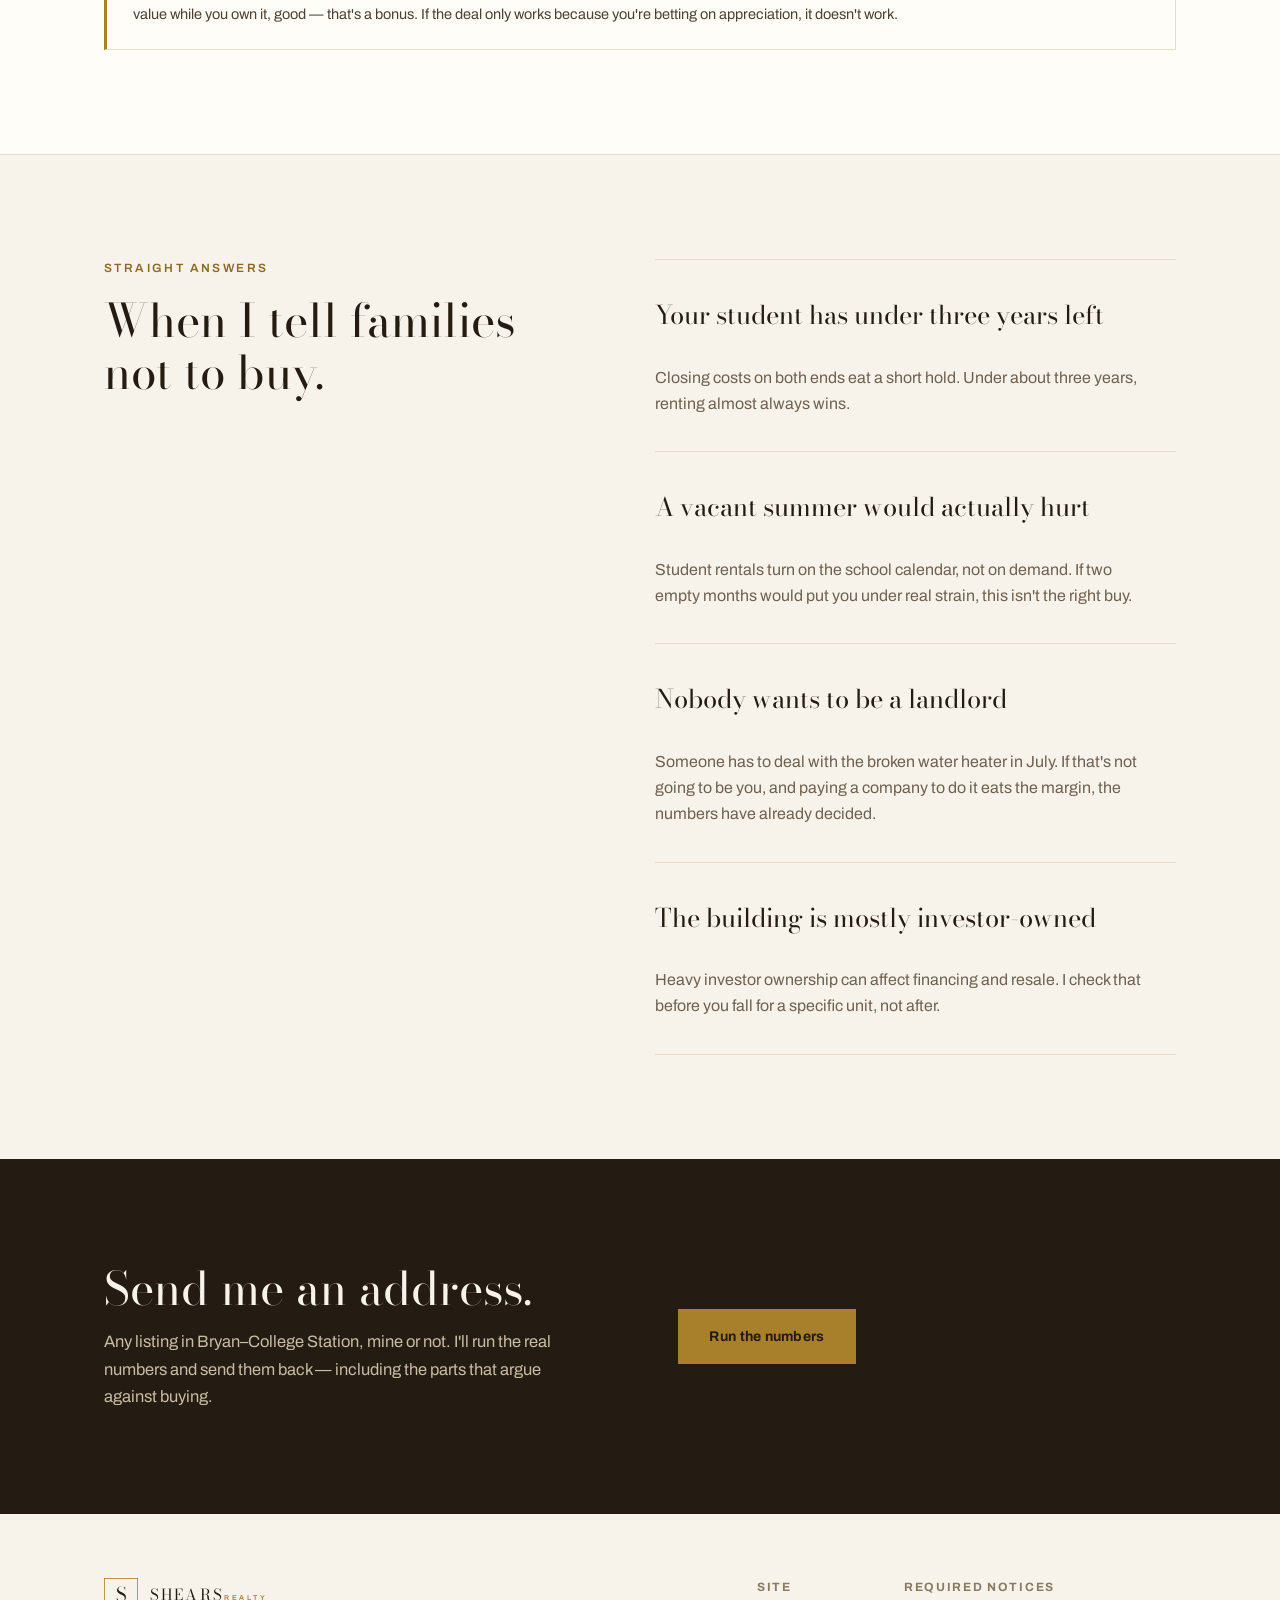
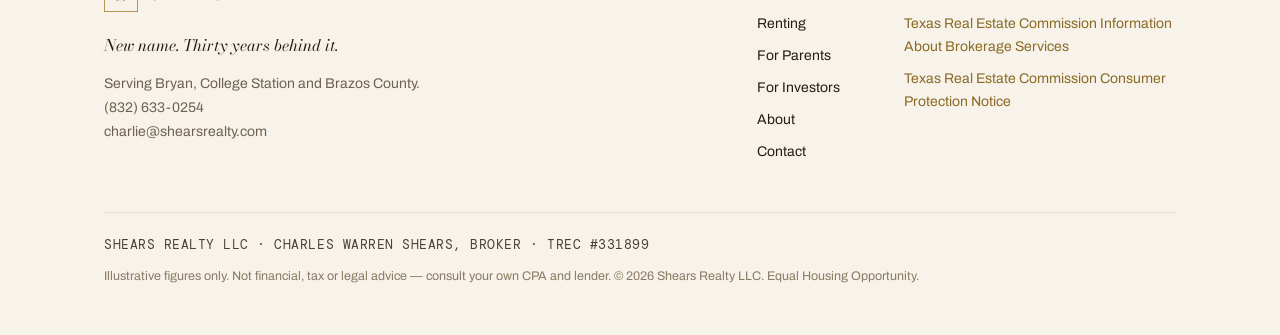
<file: for-parents.html>
<!doctype html>
<html lang="en">
<head>
<meta charset="utf-8">
<meta name="viewport" content="width=device-width, initial-scale=1">
<title>For Parents — Shears Realty LLC</title>
<meta name="description" content="Four years of rent, or four years of equity? Here's how I work through the buy-versus-rent math with families near campus, and the situations where I tell them to keep renting.">
<link rel="canonical" href="https://shearsrealty.com/for-parents.html">
<meta name="theme-color" content="#F7F3EA">

<meta property="og:type" content="article">
<meta property="og:site_name" content="Shears Realty LLC">
<meta property="og:title" content="For Parents — Four years of rent, or four years of equity.">
<meta property="og:description" content="How I work through the buy-versus-rent math with families near campus, and the situations where I tell them to keep renting.">
<meta property="og:url" content="https://shearsrealty.com/for-parents.html">
<meta property="og:image" content="https://shearsrealty.com/assets/img/og-image.png">
<meta property="og:image:width" content="1200">
<meta property="og:image:height" content="630">
<meta property="og:image:alt" content="Shears Realty LLC">
<meta name="twitter:card" content="summary_large_image">
<meta name="twitter:image" content="https://shearsrealty.com/assets/img/og-image.png">

<link rel="icon" href="assets/img/favicon.svg" type="image/svg+xml">
<link rel="preconnect" href="https://fonts.googleapis.com">
<link rel="preconnect" href="https://fonts.gstatic.com" crossorigin>
<link href="https://fonts.googleapis.com/css2?family=Bodoni+Moda:ital,opsz,wght@0,6..96,400;0,6..96,500;1,6..96,400&family=Archivo:wght@400;500;600;700&family=DM+Mono:wght@400;500&display=swap" rel="stylesheet">
<link rel="stylesheet" href="assets/css/site.css">
</head>
<body>
<a class="skip" href="#main">Skip to content</a>

<header class="site-header">
  <div class="wrap site-header__inner">
    <a class="brand" href="index.html" aria-label="Shears Realty LLC — home">
      <svg class="brand__mark" viewBox="0 0 84 84" fill="none" aria-hidden="true">
        <rect x="1" y="1" width="82" height="82" stroke="#A8802C" stroke-width="1.4"/>
        <rect x="9" y="9" width="66" height="66" stroke="#A8802C" stroke-width="0.7" opacity="0.55"/>
        <text x="42" y="58" text-anchor="middle" font-family="'Bodoni Moda', Georgia, serif" font-size="47" fill="#241C12">S</text>
      </svg>
      <span>
        <span class="brand__name">SHEARS</span>
        <span class="brand__sub">REALTY</span>
      </span>
    </a>

    <button class="nav-toggle" type="button" aria-expanded="false" aria-controls="primary-nav" aria-label="Open menu">
      <svg width="24" height="24" viewBox="0 0 24 24" fill="none" aria-hidden="true">
        <path d="M4 7h16M4 12h16M4 17h16" stroke="#241C12" stroke-width="1.6" stroke-linecap="round"/>
      </svg>
    </button>

    <nav class="nav" id="primary-nav" aria-label="Primary">
      <div class="nav__links">
        <a href="index.html#help">Renting</a>
        <a href="for-parents.html" aria-current="page">For Parents</a>
        <a href="for-investors.html">For Investors</a>
        <a href="index.html#about">About</a>
      </div>
      <a href="contact.html" class="btn btn-dark">Text me</a>
    </nav>
  </div>
</header>

<main id="main">

  <!-- HERO -->
  <section class="hero">
    <div class="wrap hero__grid">
      <div>
        <p class="eyebrow">For parents buying near campus</p>
        <h1 class="h1">Four years of rent,<br>or four years of equity.</h1>
        <p class="hero__tag">New name. Thirty years behind it.</p>
        <p class="lede measure" style="margin-top:22px;">It's a fair question, and it deserves real numbers, not a brochure. Here's how I work through it with families — and when I tell them to keep renting.</p>
      </div>
      <div class="hero__media">
        <div class="ph ph--wide">
          <img src="assets/img/family.jpg" alt="The Shears family near Bryan–College Station, Texas" width="1400" height="787">
        </div>
      </div>
    </div>
  </section>

  <!-- THE MATH -->
  <section class="section section--card">
    <div class="wrap">
      <p class="eyebrow">The comparison</p>
      <h2 class="h2">How I work it out.</h2>
      <p class="measure" style="margin:16px 0 clamp(28px,4vw,44px);">Every place is different, so instead of a made-up example, here's the math I'd actually run. Send me an address and I'll fill in each line with your real rate, your real tax bill and how long you plan to keep it.</p>

      <div class="compare">
        <div>
          <p class="compare__label">OPTION A — RENTING</p>
          <table class="ledger">
            <tbody>
              <tr><td>Rent per bedroom, per month</td><td class="note">from the current lease</td></tr>
              <tr><td>&times; twelve months</td><td class="note">one year</td></tr>
              <tr><td>&times; four years, plus the usual annual increases</td><td class="note">the four-year total</td></tr>
              <tr class="total"><td>Money spent, nothing to show for it</td><td class="note">the number to beat</td></tr>
            </tbody>
          </table>
        </div>
        <div>
          <p class="compare__label">OPTION B — BUYING</p>
          <table class="ledger">
            <tbody>
              <tr><td>Purchase price</td><td class="note">list or offer price</td></tr>
              <tr><td>Down payment + closing costs</td><td class="note">cash in at the start</td></tr>
              <tr><td>Monthly principal, interest, taxes, insurance, HOA</td><td class="note">the carrying cost</td></tr>
              <tr><td>&minus; roommate rent collected</td><td class="note">what tenants cover</td></tr>
              <tr><td>+ maintenance, vacancy, management</td><td class="note">the real cost of owning</td></tr>
              <tr><td>&minus; principal paid down over four years</td><td class="note">comes back to you at sale</td></tr>
              <tr><td>&minus; selling costs at exit</td><td class="note">agent fees, title, repairs</td></tr>
              <tr class="total"><td>Net cost of four years</td><td class="note">compare this to Option A</td></tr>
            </tbody>
          </table>
        </div>
      </div>

      <div class="callout" style="margin-top:clamp(32px,4vw,44px);">
        <p><strong>This table leaves appreciation out on purpose.</strong> Home values here have been basically flat over the past year. The long-run trend is up, and you'll hear that number a lot, but a four-year hold isn't a thirty-year one, and I'm not going to build your decision on a number the market isn't currently giving. If the place gains value while you own it, good — that's a bonus. If the deal only works because you're betting on appreciation, it doesn't work.</p>
      </div>
    </div>
  </section>

  <!-- WHEN NOT TO BUY -->
  <section class="section">
    <div class="wrap split split--wide-right">
      <div>
        <p class="eyebrow">Straight answers</p>
        <h2 class="h2">When I tell families not to buy.</h2>
      </div>
      <div class="rows" style="margin-top:0;">
        <div class="rows__item" style="grid-template-columns:1fr;">
          <h3 style="grid-column:1;">Your student has under three years left</h3>
          <p style="grid-column:1;">Closing costs on both ends eat a short hold. Under about three years, renting almost always wins.</p>
        </div>
        <div class="rows__item" style="grid-template-columns:1fr;">
          <h3 style="grid-column:1;">A vacant summer would actually hurt</h3>
          <p style="grid-column:1;">Student rentals turn on the school calendar, not on demand. If two empty months would put you under real strain, this isn't the right buy.</p>
        </div>
        <div class="rows__item" style="grid-template-columns:1fr;">
          <h3 style="grid-column:1;">Nobody wants to be a landlord</h3>
          <p style="grid-column:1;">Someone has to deal with the broken water heater in July. If that's not going to be you, and paying a company to do it eats the margin, the numbers have already decided.</p>
        </div>
        <div class="rows__item" style="grid-template-columns:1fr;">
          <h3 style="grid-column:1;">The building is mostly investor-owned</h3>
          <p style="grid-column:1;">Heavy investor ownership can affect financing and resale. I check that before you fall for a specific unit, not after.</p>
        </div>
      </div>
    </div>
  </section>

  <!-- CTA -->
  <section class="section section--dark">
    <div class="wrap split" style="align-items:center;">
      <div>
        <h2 class="h2" style="margin-bottom:14px;">Send me an address.</h2>
        <p style="color:var(--linen); font-size:16.5px; max-width:52ch;">Any listing in Bryan–College Station, mine or not. I'll run the real numbers and send them back — including the parts that argue against buying.</p>
      </div>
      <div>
        <a href="contact.html" class="btn btn-brass">Run the numbers</a>
      </div>
    </div>
  </section>

</main>

<footer class="site-footer">
  <div class="wrap">
    <div class="site-footer__top">
      <div>
        <a class="brand" href="index.html" aria-label="Shears Realty LLC — home" style="margin-bottom:20px;">
          <svg class="brand__mark" style="width:34px;height:34px;" viewBox="0 0 84 84" fill="none" aria-hidden="true">
            <rect x="1" y="1" width="82" height="82" stroke="#A8802C" stroke-width="2"/>
            <text x="42" y="58" text-anchor="middle" font-family="'Bodoni Moda', Georgia, serif" font-size="47" fill="#241C12">S</text>
          </svg>
          <span><span class="brand__name" style="font-size:.95rem;">SHEARS</span><span class="brand__sub" style="font-size:.44rem;">REALTY</span></span>
        </a>
        <p class="site-footer__tag">New name. Thirty years behind it.</p>
        <p class="site-footer__contact">
          Serving Bryan, College Station and Brazos County.<br>
          <a href="tel:+18326330254">(832) 633-0254</a><br>
          <a href="mailto:charlie@shearsrealty.com">charlie@shearsrealty.com</a>
        </p>
      </div>
      <div class="site-footer__cols">
        <div>
          <h4>Site</h4>
          <a href="index.html#help">Renting</a>
          <a href="for-parents.html">For Parents</a>
          <a href="for-investors.html">For Investors</a>
          <a href="index.html#about">About</a>
          <a href="contact.html">Contact</a>
        </div>
        <div>
          <h4>Required notices</h4>
          <a class="notice" href="/iabs.pdf" target="_blank" rel="noopener">Texas Real Estate Commission Information About Brokerage Services</a>
          <a class="notice" href="https://www.trec.texas.gov/forms/consumer-protection-notice" target="_blank" rel="noopener">Texas Real Estate Commission Consumer Protection Notice</a>
        </div>
      </div>
    </div>
  </div>
  <div class="wrap">
    <div class="site-footer__legal">
      <p class="disclosure">SHEARS REALTY LLC &middot; CHARLES WARREN SHEARS, BROKER &middot; TREC #331899</p>
      <p class="copyline">Illustrative figures only. Not financial, tax or legal advice — consult your own CPA and lender. &copy; <span data-year>2026</span> Shears Realty LLC. Equal Housing Opportunity.</p>
    </div>
  </div>
</footer>

<script src="assets/js/site.js" defer></script>
</body>
</html>
</file>
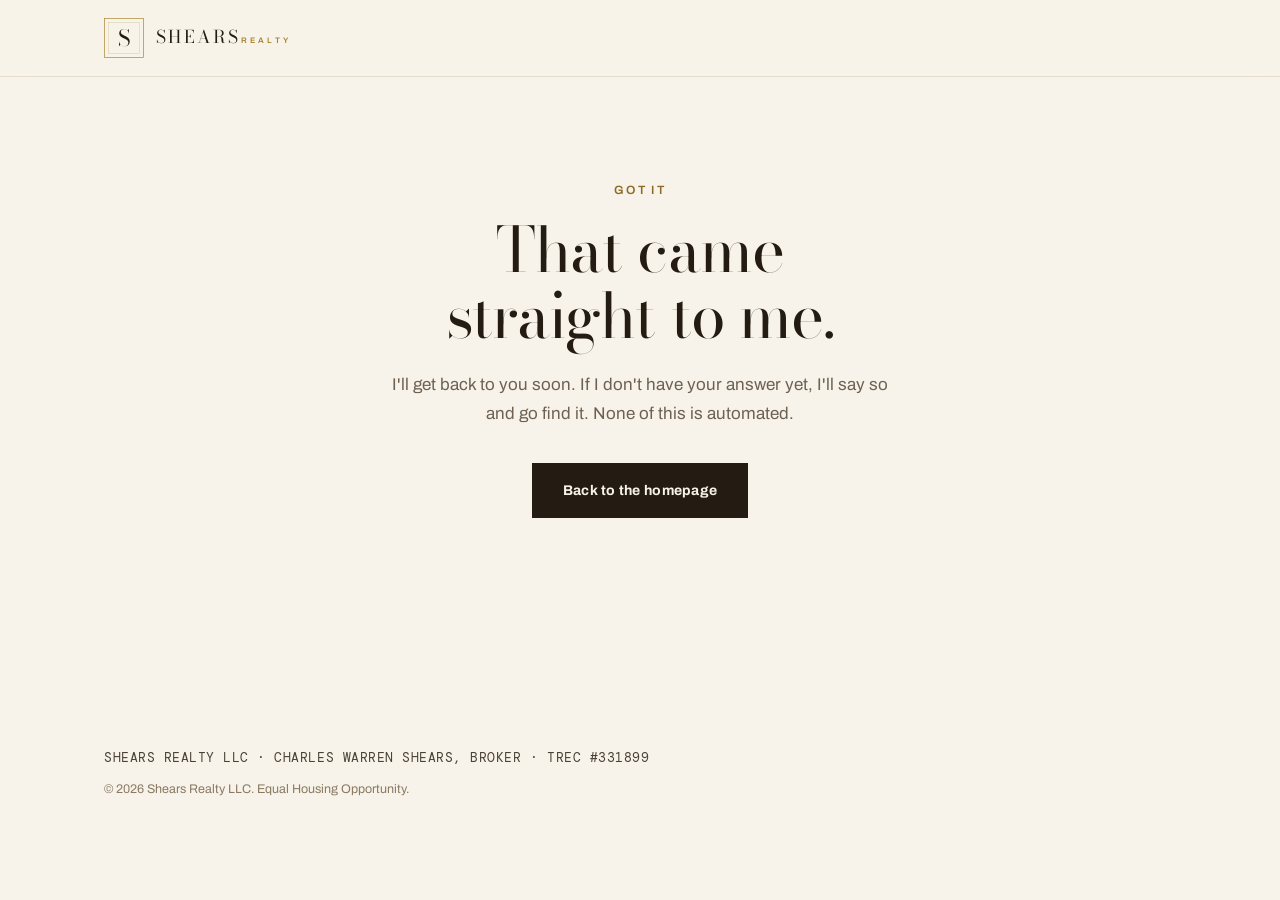
<file: thanks.html>
<!doctype html>
<html lang="en">
<head>
<meta charset="utf-8">
<meta name="viewport" content="width=device-width, initial-scale=1">
<title>Thanks — Shears Realty LLC</title>
<meta name="robots" content="noindex">
<meta name="theme-color" content="#F7F3EA">
<link rel="icon" href="assets/img/favicon.svg" type="image/svg+xml">
<link rel="preconnect" href="https://fonts.googleapis.com">
<link rel="preconnect" href="https://fonts.gstatic.com" crossorigin>
<link href="https://fonts.googleapis.com/css2?family=Bodoni+Moda:ital,opsz,wght@0,6..96,400;0,6..96,500;1,6..96,400&family=Archivo:wght@400;500;600;700&family=DM+Mono:wght@400;500&display=swap" rel="stylesheet">
<link rel="stylesheet" href="assets/css/site.css">
</head>
<body>
<header class="site-header">
  <div class="wrap site-header__inner">
    <a class="brand" href="index.html" aria-label="Shears Realty LLC — home">
      <svg class="brand__mark" viewBox="0 0 84 84" fill="none" aria-hidden="true">
        <rect x="1" y="1" width="82" height="82" stroke="#A8802C" stroke-width="1.4"/>
        <rect x="9" y="9" width="66" height="66" stroke="#A8802C" stroke-width="0.7" opacity="0.55"/>
        <text x="42" y="58" text-anchor="middle" font-family="'Bodoni Moda', Georgia, serif" font-size="47" fill="#241C12">S</text>
      </svg>
      <span><span class="brand__name">SHEARS</span><span class="brand__sub">REALTY</span></span>
    </a>
  </div>
</header>

<main id="main">
  <section class="section center">
    <div class="wrap" style="max-width:640px;">
      <p class="eyebrow">Got it</p>
      <h1 class="h1">That came straight to me.</h1>
      <p class="lede" style="margin:22px auto 34px;">I'll get back to you soon. If I don't have your answer yet, I'll say so and go find it. None of this is automated.</p>
      <a href="index.html" class="btn btn-dark">Back to the homepage</a>
    </div>
  </section>
</main>

<footer class="site-footer">
  <div class="wrap">
    <div class="site-footer__legal" style="border-top:0;">
      <p class="disclosure">SHEARS REALTY LLC &middot; CHARLES WARREN SHEARS, BROKER &middot; TREC #331899</p>
      <p class="copyline">&copy; <span data-year>2026</span> Shears Realty LLC. Equal Housing Opportunity.</p>
    </div>
  </div>
</footer>
<script src="assets/js/site.js" defer></script>
</body>
</html>
</file>
<file: assets/css/site.css>
/* =========================================================================
   Shears Realty LLC — Brass & Bone
   Production stylesheet. Tokens and rules follow the approved brand system
   (see shears-realty-claudechat/03-brass-and-bone/view/colour-and-type.html).

   Rule that matters: BRASS IS AN ACCENT, NEVER A FIELD. Use it for rules,
   uppercase labels (12px+), display type, and one CTA per view. It fails
   contrast for small body text on bone (3.1:1) — never set body copy in it.
   ========================================================================= */

:root {
  /* Palette — Brass & Bone */
  --bone:        #F7F3EA;   /* primary ground */
  --brass:       #A8802C;   /* accent only */
  --umber:       #241C12;   /* headlines, dark sections */
  --linen:       #C9BCA4;   /* dividers, muted text on umber, photo blocks */
  --stone:       #6E6152;   /* body copy on bone */
  --card:        #FFFDF8;   /* raised panels on bone */
  --line:        #E5DCC9;   /* hairline dividers */
  --line-strong: #DED3BF;
  --stone-mute:  #8A7A62;   /* captions, labels */
  --ink-soft:    #4A4034;   /* body copy inside cards */
  --brass-text:  #8A6A24;   /* darkened brass for text-on-bone — clears 4.5:1 AA; --brass itself only clears ~3.2:1, fine for rules/buttons, NOT for eyebrows or links on bone */

  /* Type */
  --display: 'Bodoni Moda', Georgia, 'Times New Roman', serif;
  --sans:    'Archivo', -apple-system, BlinkMacSystemFont, 'Segoe UI', Roboto, Helvetica, Arial, sans-serif;
  --mono:    'DM Mono', ui-monospace, 'SF Mono', Menlo, Consolas, monospace;

  /* Layout */
  --wrap: 1200px;
  --gutter: clamp(20px, 5vw, 80px);
  --section-y: clamp(56px, 9vw, 104px);
}

/* ----------------------------------------------------------------- reset */
*, *::before, *::after { box-sizing: border-box; }
html { -webkit-text-size-adjust: 100%; scroll-behavior: smooth; }
@media (prefers-reduced-motion: reduce) {
  html { scroll-behavior: auto; }
  * { animation-duration: .01ms !important; transition-duration: .01ms !important; }
}
body {
  margin: 0;
  font-family: var(--sans);
  font-size: 16px;
  line-height: 1.65;
  color: var(--stone);
  background: var(--bone);
  -webkit-font-smoothing: antialiased;
  text-rendering: optimizeLegibility;
}
img { max-width: 100%; display: block; height: auto; }
a { color: inherit; text-decoration: none; }
h1, h2, h3, h4 { font-family: var(--display); font-weight: 400; margin: 0; color: var(--umber); }
p { margin: 0; }
:focus-visible { outline: 2px solid var(--brass); outline-offset: 3px; }

/* skip link */
.skip {
  position: absolute; left: -999px; top: 0; z-index: 200;
  background: var(--umber); color: var(--bone);
  padding: 12px 18px; font-size: 14px; font-weight: 600;
}
.skip:focus { left: 12px; top: 12px; }

/* ------------------------------------------------------------- utilities */
.wrap { max-width: var(--wrap); margin: 0 auto; padding-inline: var(--gutter); }
.eyebrow {
  /* 12px minimum + darkened brass: --brass itself only clears ~3.2:1 on
     bone (fails WCAG AA's 4.5:1 for text this size) — --brass-text does. */
  font-size: 12px; font-weight: 600; letter-spacing: .2em;
  text-transform: uppercase; color: var(--brass-text); margin: 0 0 16px;
}
.mono { font-family: var(--mono); letter-spacing: .1em; }
.rule-brass { height: 1px; background: var(--brass); border: 0; margin: 0; }
.lede { font-size: clamp(16px, 1.6vw, 17px); line-height: 1.7; color: var(--stone); }
.section { padding-block: var(--section-y); }
.section--card { background: var(--card); border-block: 1px solid var(--line); }
.section--dark { background: var(--umber); color: var(--linen); }
.section--dark h1, .section--dark h2, .section--dark h3 { color: var(--bone); }
/* on umber, plain --brass already clears 4.9:1 — the darkened text variant
   is only needed on light (bone/card) backgrounds */
.section--dark .eyebrow, .section--dark .link-brass { color: var(--brass); }
.center { text-align: center; }
.measure { max-width: 62ch; }

/* headings scale */
.h-display { font-size: clamp(2.6rem, 6.2vw, 4.4rem); line-height: 1.03; letter-spacing: -.015em; }
.h1        { font-size: clamp(2.2rem, 5vw, 3.9rem);  line-height: 1.06; letter-spacing: -.015em; }
.h2        { font-size: clamp(1.8rem, 3.6vw, 3rem);  line-height: 1.12; }
.h3        { font-size: clamp(1.2rem, 1.9vw, 1.7rem); line-height: 1.2; }

/* ---------------------------------------------------------------- buttons */
.btn {
  display: inline-flex; align-items: center; justify-content: center;
  gap: .5em; padding: 15px 30px;
  font-family: var(--sans); font-size: 14px; font-weight: 700;
  letter-spacing: .02em; border: 1px solid transparent; cursor: pointer;
  transition: background-color .15s ease, color .15s ease, border-color .15s ease;
}
.btn-dark  { background: var(--umber); color: var(--bone); }
.btn-dark:hover  { background: #100b06; }
.btn-ghost { border-color: var(--umber); color: var(--umber); background: transparent; }
.btn-ghost:hover { background: var(--umber); color: var(--bone); }
.btn-brass { background: var(--brass); color: var(--umber); }
.btn-brass:hover { background: #946f22; }
.section--dark .btn-ghost { border-color: var(--linen); color: var(--bone); }
.section--dark .btn-ghost:hover { background: var(--bone); color: var(--umber); }
.btn-block { width: 100%; }
.link-brass { color: var(--brass-text); font-weight: 700; font-size: 14px; }
.link-brass:hover { text-decoration: underline; }

/* ------------------------------------------------------------------ header */
.site-header {
  position: sticky; top: 0; z-index: 100;
  background: color-mix(in srgb, var(--bone) 92%, transparent);
  backdrop-filter: saturate(140%) blur(8px);
  border-bottom: 1px solid var(--line);
}
.site-header__inner {
  display: flex; align-items: center; justify-content: space-between;
  min-height: 76px; gap: 20px;
}
.brand { display: inline-flex; align-items: center; gap: 12px; }
.brand__mark { width: 40px; height: 40px; flex-shrink: 0; }
.brand__name { font-family: var(--display); font-size: 1.1rem; letter-spacing: .14em; line-height: 1; color: var(--umber); }
.brand__sub  { font-size: .5rem; font-weight: 600; letter-spacing: .4em; color: var(--brass); margin-top: 5px; }

.nav { display: flex; align-items: center; gap: 34px; }
.nav__links { display: flex; gap: 28px; font-size: 14px; font-weight: 500; }
.nav__links a { color: var(--umber); padding-bottom: 3px; }
.nav__links a:hover { color: var(--brass); }
.nav__links a[aria-current="page"] { color: var(--brass-text); border-bottom: 1px solid var(--brass); }

.nav-toggle {
  display: none; width: 44px; height: 44px; border: 0; background: transparent;
  cursor: pointer; align-items: center; justify-content: center;
}
.nav-toggle svg { display: block; }

@media (max-width: 860px) {
  .nav-toggle { display: inline-flex; }
  .nav {
    position: fixed; inset: 76px 0 auto 0;
    flex-direction: column; align-items: stretch; gap: 0;
    background: var(--bone); border-bottom: 1px solid var(--line);
    padding: 8px var(--gutter) 24px;
    transform: translateY(-12px); opacity: 0; pointer-events: none;
    transition: transform .18s ease, opacity .18s ease;
  }
  .nav[data-open="true"] { transform: translateY(0); opacity: 1; pointer-events: auto; }
  .nav__links { flex-direction: column; gap: 0; }
  .nav__links a { padding: 16px 0; border-bottom: 1px solid var(--line); font-size: 16px; }
  .nav .btn { margin-top: 18px; }
}

/* -------------------------------------------------------------------- hero */
.hero { position: relative; overflow: hidden; padding-top: clamp(48px, 8vw, 96px); padding-bottom: var(--section-y); }
/* faint topographic-contour canvas, painted by site.js; degrades to nothing */
.hero__bg {
  position: absolute; inset: 0; width: 100%; height: 100%;
  z-index: 0; pointer-events: none; opacity: 0;
  transition: opacity 1.2s ease;
}
.hero__bg.is-on { opacity: .85; }
@media (prefers-reduced-motion: reduce) { .hero__bg.is-on { opacity: .7; } }
.hero > .wrap { position: relative; z-index: 1; }
.hero__grid { display: grid; grid-template-columns: 1.15fr 1fr; gap: clamp(32px, 6vw, 80px); align-items: end; }
.hero__tag {
  font-family: var(--display); font-style: italic;
  font-size: clamp(1.1rem, 1.9vw, 1.4rem); color: var(--umber);
  margin-top: 16px;
}
.hero__tag::before { content: ""; display: inline-block; width: 28px; height: 1px; background: var(--brass); vertical-align: middle; margin-right: 12px; }
.hero__actions { display: flex; flex-wrap: wrap; gap: 14px; margin-top: 34px; }
@media (max-width: 900px) {
  .hero__grid { grid-template-columns: 1fr; gap: 28px; }
  /* text first on mobile: headline + lede + both CTAs land in the first
     viewport instead of a full-bleed photo pushing them below the fold */
  .hero__media { order: 1; }
  .hero__media .ph--hero { min-height: 220px; }
}

/* --------------------------------------------------------- photo placeholder */
/* Swap the <div class="ph"> for <img> when real photography is ready, or drop
   an <img> inside it — the img will cover the block. */
.ph {
  position: relative; background: var(--linen); overflow: hidden;
  display: flex; align-items: flex-end; padding: 16px; min-height: 220px;
}
.ph > img { position: absolute; inset: 0; width: 100%; height: 100%; object-fit: cover; }
.ph--portrait > img { object-position: center top; }
.ph--hero > img { object-position: center 20%; }
.ph__label {
  font-family: var(--mono); font-size: 10px; letter-spacing: .14em;
  text-transform: uppercase; color: var(--stone); position: relative;
}
.ph--tall  { min-height: clamp(280px, 46vw, 480px); }
.ph--wide  { min-height: clamp(200px, 30vw, 360px); }
.ph--card  { min-height: 220px; }
.ph--portrait { width: 170px; min-height: 210px; flex-shrink: 0; }
@media (max-width: 520px) { .ph--portrait { width: 110px; min-height: 140px; } }

/* -------------------------------------------------------- two-column blocks */
.split { display: grid; grid-template-columns: 1fr 1fr; gap: clamp(32px, 6vw, 80px); }
.split--wide-right { grid-template-columns: 1fr 1.1fr; }
.split--wide-left  { grid-template-columns: 1.15fr 1fr; }
@media (max-width: 820px) { .split, .split--wide-right, .split--wide-left { grid-template-columns: 1fr; gap: 28px; } }

/* ---------------------------------------------------------- numbered rows */
.rows { margin-top: clamp(32px, 5vw, 56px); }
.rows__item {
  display: grid; grid-template-columns: 52px 290px 1fr; gap: 28px;
  padding: 34px 0; border-top: 1px solid var(--line); align-items: baseline;
}
.rows__item:last-child { border-bottom: 1px solid var(--line); }
.rows__num { font-family: var(--display); font-size: 20px; color: var(--brass-text); }
.rows__item h3 { font-size: clamp(1.3rem, 2vw, 1.7rem); }
.rows__item p { max-width: 56ch; }
@media (max-width: 780px) {
  .rows__item { grid-template-columns: 34px 1fr; gap: 14px 16px; padding: 24px 0; }
  .rows__num { font-size: 16px; }
  .rows__item h3 { grid-column: 2; }
  .rows__item p { grid-column: 2; }
}

/* --------------------------------------------------------- the 2-hour band */
.promise {
  background: var(--card); border: 1px solid var(--line);
  padding: clamp(32px, 5vw, 56px) clamp(26px, 5vw, 64px);
  display: grid; grid-template-columns: auto 1fr; gap: clamp(28px, 5vw, 70px);
  align-items: center;
}
.promise__big { font-family: var(--display); font-size: clamp(3rem, 7vw, 4.6rem); line-height: 1; color: var(--umber); }
.promise__body { border-left: 1px solid var(--line-strong); padding-left: clamp(24px, 4vw, 70px); max-width: 52ch; }
@media (max-width: 720px) {
  .promise { grid-template-columns: 1fr; gap: 20px; }
  .promise__body { border-left: 0; padding-left: 0; }
}

/* ------------------------------------------------------------------- team */
.team { display: grid; grid-template-columns: 1fr 1fr; gap: clamp(32px, 5vw, 56px); }
.team__person { display: flex; gap: 26px; }
.team__person h3 { font-size: clamp(1.3rem, 2vw, 1.6rem); margin-bottom: 6px; }
.team__role { font-family: var(--mono); font-size: 11px; letter-spacing: .1em; color: var(--brass-text); margin: 0 0 14px; }
@media (max-width: 820px) { .team { grid-template-columns: 1fr; } }
@media (max-width: 400px) { .team__person { flex-direction: column; } }

/* --------------------------------------------------------------- listings */
.listings__head { display: flex; justify-content: space-between; align-items: flex-end; gap: 24px; margin-bottom: clamp(28px, 4vw, 48px); flex-wrap: wrap; }
.listings__grid { display: grid; grid-template-columns: repeat(3, 1fr); gap: 26px; }
@media (max-width: 820px) { .listings__grid { grid-template-columns: 1fr; } }

/* -------------------------------------------------------------- data table */
.compare { display: grid; grid-template-columns: 1fr 1fr; gap: clamp(28px, 5vw, 64px); }
@media (max-width: 720px) { .compare { grid-template-columns: 1fr; } }
.compare__label { font-family: var(--mono); font-size: 11px; letter-spacing: .06em; color: var(--brass-text); margin: 0 0 20px; }
table.ledger { border-collapse: collapse; width: 100%; }
table.ledger td { padding: 15px 16px 15px 0; border-bottom: 1px solid var(--line); font-size: 15px; color: var(--ink-soft); }
table.ledger td.n { text-align: right; font-family: var(--mono); font-variant-numeric: tabular-nums; padding-right: 0; white-space: nowrap; }
table.ledger td.note { text-align: right; padding-right: 0; font-size: 13px; font-style: italic; color: var(--stone-mute); }
table.ledger tr.total td { border-bottom: 0; border-top: 1.5px solid var(--umber); font-weight: 700; color: var(--umber); padding-top: 16px; }
table.ledger tr.total td.note { font-weight: 400; font-style: italic; color: var(--brass-text); }

/* --------------------------------------------------------------- callouts */
.callout {
  background: var(--card); border: 1px solid var(--line);
  border-left: 3px solid var(--brass); padding: 22px 26px;
}
.callout p { font-size: 14.5px; line-height: 1.65; color: var(--ink-soft); }
.callout p + p { margin-top: 12px; }

/* ------------------------------------------------------------------- form */
.form-card { background: var(--card); border: 1px solid var(--line); padding: clamp(28px, 5vw, 48px); }
.field-row { display: grid; grid-template-columns: 1fr 1fr; gap: 24px; }
@media (max-width: 560px) { .field-row { grid-template-columns: 1fr; gap: 22px; } }
.field { margin-bottom: 26px; }
.field:last-of-type { margin-bottom: 32px; }
.field label,
.fieldset-label {
  display: block; font-size: 11px; font-weight: 600; letter-spacing: .14em;
  text-transform: uppercase; color: var(--stone-mute); margin-bottom: 9px;
}
.field input,
.field textarea {
  width: 100%; border: 0; border-bottom: 1px solid var(--linen);
  background: transparent; padding: 12px 0;
  font-family: var(--sans); font-size: 16px; color: var(--umber);
}
.field textarea { min-height: 90px; resize: vertical; }
.field input:focus,
.field textarea:focus { outline: 0; border-bottom-color: var(--brass); }
fieldset { border: 0; padding: 0; margin: 0 0 26px; }
.chipset { display: flex; flex-wrap: wrap; gap: 10px; }
.chip {
  position: relative; padding: 11px 20px; border: 1px solid var(--linen);
  font-size: 14px; color: var(--stone); cursor: pointer; user-select: none;
}
.chip input { position: absolute; opacity: 0; inset: 0; cursor: pointer; }
.chip:has(input:checked) { border-color: var(--umber); background: var(--umber); color: var(--bone); }
.chip:has(input:focus-visible) { outline: 2px solid var(--brass); outline-offset: 2px; }
.form-fineprint { font-size: 12.5px; color: var(--stone-mute); margin-top: 18px; text-align: center; }

/* ---------------------------------------------------------------- contact aside */
.contact-block { border-top: 1px solid var(--line); padding-top: 26px; margin-bottom: 26px; }
.contact-block:last-child { margin-bottom: 0; }
.contact-block__label { font-family: var(--mono); font-size: 11px; letter-spacing: .1em; color: var(--brass-text); margin: 0 0 10px; }
.contact-block__big { font-size: 1.5rem; font-family: var(--display); color: var(--umber); margin: 0 0 4px; }

/* ----------------------------------------------------------------- footer */
.site-footer { padding-top: clamp(48px, 7vw, 64px); }
.site-footer__top { display: flex; justify-content: space-between; gap: clamp(32px, 6vw, 70px); flex-wrap: wrap; }
.site-footer__tag { font-family: var(--display); font-style: italic; font-size: 1rem; color: var(--umber); margin: 0 0 14px; }
.site-footer__contact { max-width: 320px; font-size: 14px; line-height: 1.7; color: var(--stone); }
.site-footer__cols { display: flex; gap: clamp(36px, 6vw, 64px); flex-wrap: wrap; }
.site-footer__cols h4 {
  font-family: var(--sans); font-weight: 700; font-size: 12px;
  letter-spacing: .14em; text-transform: uppercase; color: var(--stone-mute); margin: 0 0 14px;
}
.site-footer__cols a { display: block; font-size: 14px; margin-bottom: 9px; color: var(--umber); }
.site-footer__cols a:hover { color: var(--brass); }
.site-footer__cols a.notice { color: var(--brass-text); max-width: 34ch; }
.site-footer__legal { margin-top: clamp(28px, 4vw, 40px); padding-block: 22px 48px; border-top: 1px solid var(--line); }
/* TREC §535.155: brokerage + broker name must appear, broker name
   at least half the size of the largest contact info on the piece. */
/* 13px so the broker's name here clears "at least half the size of
   the largest contact information on the piece" (TREC §535.155). The largest
   contact element on any page is the contact-page phone at ~24px. */
.disclosure { font-family: var(--mono); font-size: 13px; letter-spacing: .04em; color: var(--ink-soft); margin: 0; line-height: 1.6; }
.copyline { font-size: 12.5px; color: var(--stone-mute); margin: 10px 0 0; }
</file>
